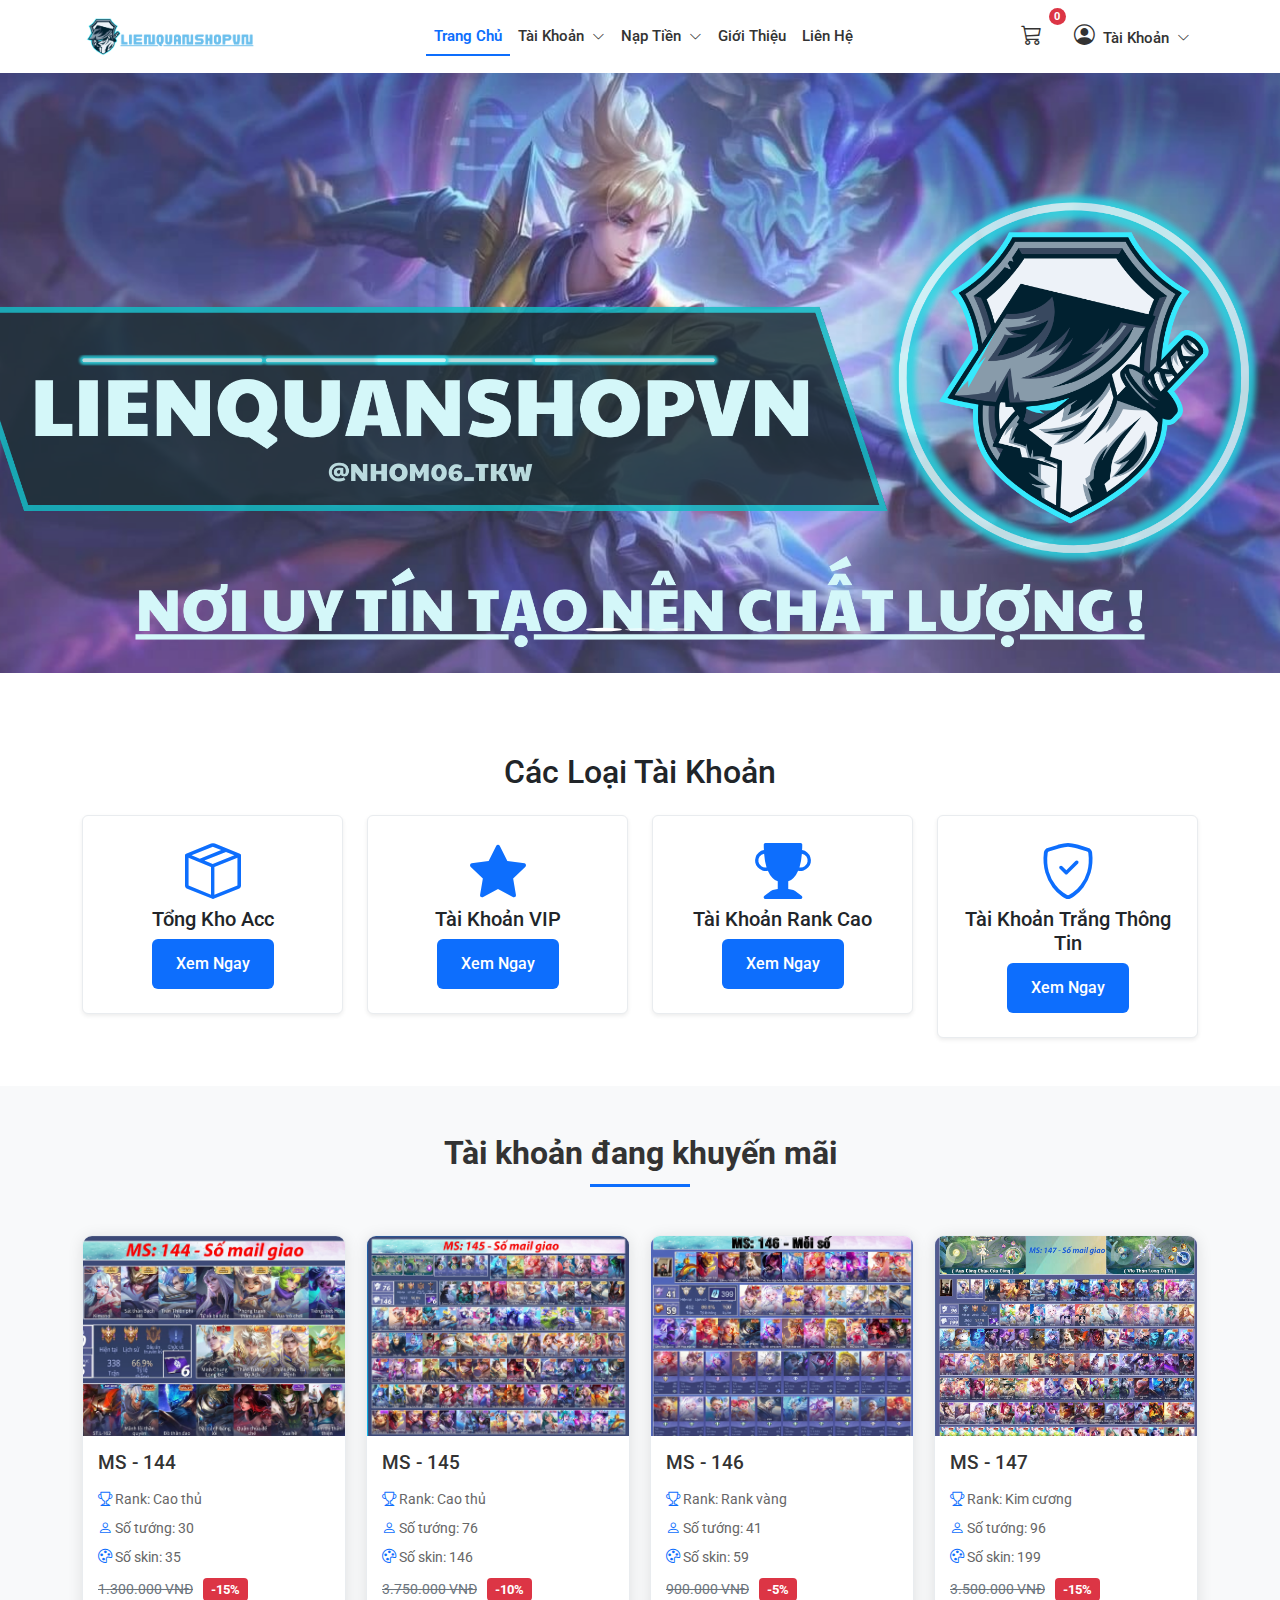
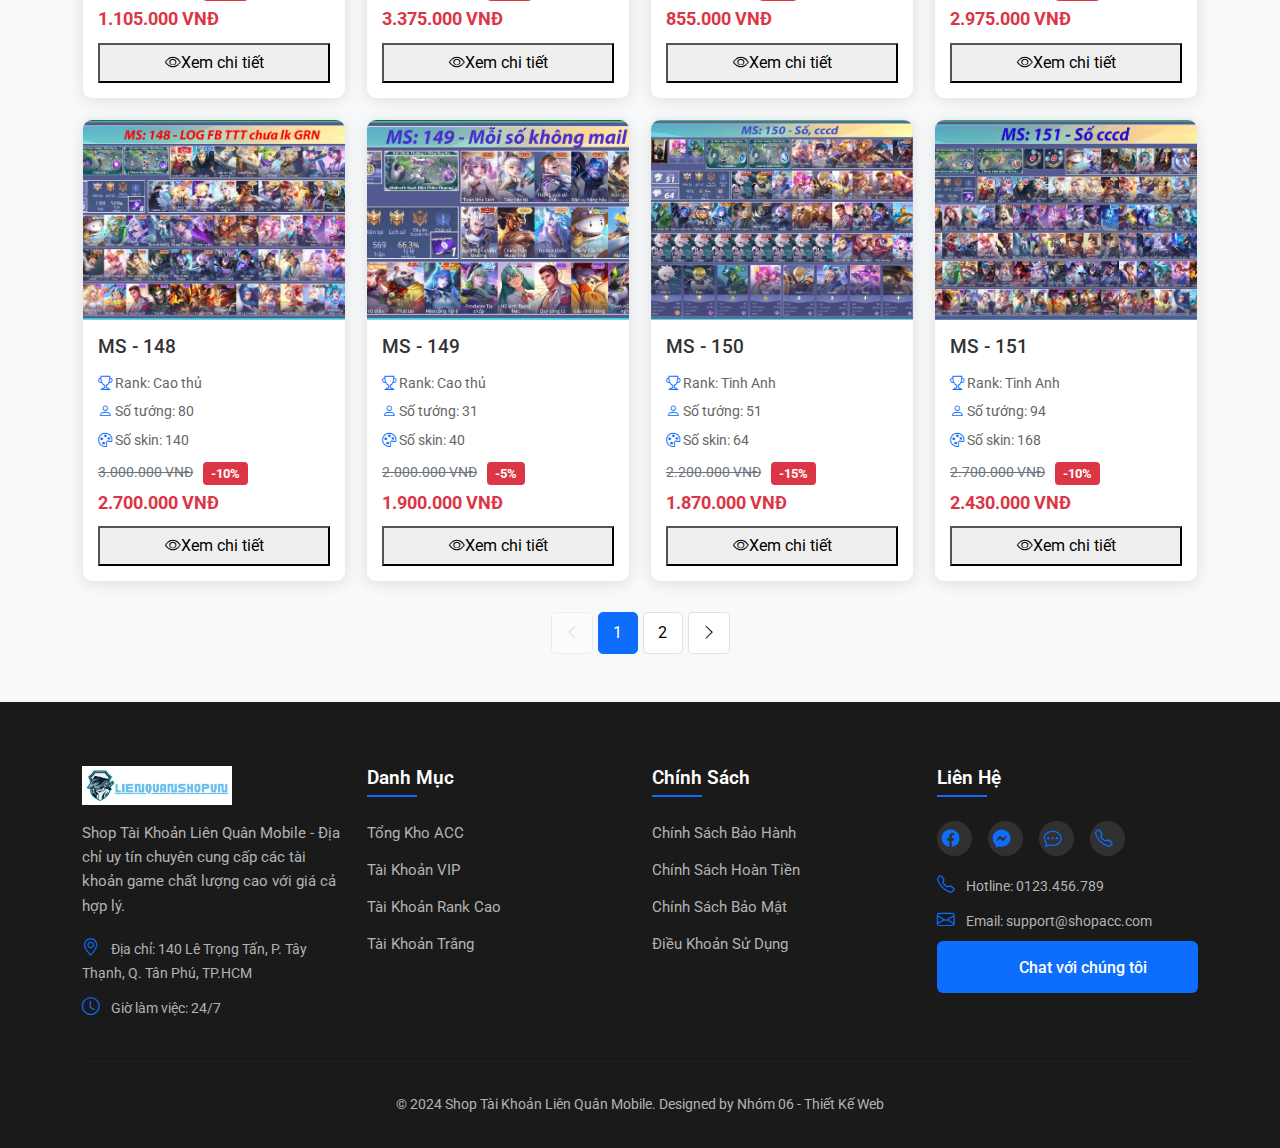
<file: index.html>
<!DOCTYPE html>
<html lang="vi">

<head>
    <meta charset="UTF-8">
    <meta name="viewport" content="width=device-width, initial-scale=1.0">
    <title>Shop Tài Khoản Liên Quân Mobile</title>
    <link rel="icon" id="favicon" href="/assets/images/logo/logo-favicon.png" type="image/png">
    <!-- Bootstrap 5.3.3 CSS -->
    <link href="https://cdn.jsdelivr.net/npm/bootstrap@5.3.3/dist/css/bootstrap.min.css" rel="stylesheet">
    <!-- Bootstrap Icons -->
    <link rel="stylesheet" href="https://cdn.jsdelivr.net/npm/bootstrap-icons@1.11.3/font/bootstrap-icons.min.css">
    <!-- Custom CSS -->
    <link rel="stylesheet" href="/assets/css/style.css">
    <link rel="stylesheet" href="/assets/css/header.css">
    <link rel="stylesheet" href="/assets/css/footer.css">
    <link rel="stylesheet" href="/assets/css/account-list.css">

</head>

<body>
    <!-- Header -->
    <div id="header-container"></div>

    <!-- Slider -->
    <div id="mainSlider" class="carousel slide" data-bs-ride="carousel" data-bs-interval="5000">
        <div class="carousel-indicators">
            <button type="button" data-bs-target="#mainSlider" data-bs-slide-to="0" class="active"></button>
            <button type="button" data-bs-target="#mainSlider" data-bs-slide-to="1"></button>
            <button type="button" data-bs-target="#mainSlider" data-bs-slide-to="2"></button>
        </div>
        <div class="carousel-inner">
            <div class="carousel-item active">
                <img src="/assets/images/banners/banner1.png" class="d-block w-100" alt="Banner 1">
            </div>
            <div class="carousel-item">
                <img src="/assets/images/banners/banner2.png" class="d-block w-100" alt="Banner 2">
            </div>
            <div class="carousel-item">
                <img src="/assets/images/banners/banner3.png" class="d-block w-100" alt="Banner 3">
            </div>
        </div>
        <button class="carousel-control-prev" type="button" data-bs-target="#mainSlider" data-bs-slide="prev">
            <span class="carousel-control-prev-icon"></span>
            <span class="visually-hidden">Trước</span>
        </button>
        <button class="carousel-control-next" type="button" data-bs-target="#mainSlider" data-bs-slide="next">
            <span class="carousel-control-next-icon"></span>
            <span class="visually-hidden">Sau</span>
        </button>
    </div>

    <!-- Danh mục tài khoản -->
    <section class="account-categories py-5">
        <div class="container">
            <h2 class="text-center mb-4">Các Loại Tài Khoản</h2>
            <div class="row g-4">
                <div class="col-md-6 col-lg-3">
                    <div class="category-box text-center p-4 rounded shadow-sm">
                        <i class="bi bi-box-seam display-4 mb-3"></i>
                        <h3>Tổng Kho Acc</h3>
                        <a href="/pages/accounts/list.html" class="btn btn-primary">Xem Ngay</a>
                    </div>
                </div>
                <div class="col-md-6 col-lg-3">
                    <div class="category-box text-center p-4 rounded shadow-sm">
                        <i class="bi bi-star-fill display-4 mb-3"></i>
                        <h3>Tài Khoản VIP</h3>
                        <a href="/pages/accounts/vip.html" class="btn btn-primary">Xem Ngay</a>
                    </div>
                </div>
                <div class="col-md-6 col-lg-3">
                    <div class="category-box text-center p-4 rounded shadow-sm">
                        <i class="bi bi-trophy-fill display-4 mb-3"></i>
                        <h3>Tài Khoản Rank Cao</h3>
                        <a href="/pages/accounts/high-rank.html" class="btn btn-primary">Xem Ngay</a>
                    </div>
                </div>
                <div class="col-md-6 col-lg-3">
                    <div class="category-box text-center p-4 rounded shadow-sm">
                        <i class="bi bi-shield-check display-4 mb-3"></i>
                        <h3>Tài Khoản Trắng Thông Tin</h3>
                        <a href="/pages/accounts/no-info.html" class="btn btn-primary">Xem Ngay</a>
                    </div>
                </div>
            </div>
        </div>
    </section>

    <section class="account-list py-5">
        <div class="container">
            <h2 class="section-title text-center mb-5">Tài khoản đang khuyến mãi</h2>
            <div id="promo-accounts-container"></div>
        </div>
    </section>

    <!-- Footer -->
    <div id="footer-container"></div>

    <!-- Bootstrap 5.3.3 JS Bundle -->
    <script src="https://cdn.jsdelivr.net/npm/bootstrap@5.3.3/dist/js/bootstrap.bundle.min.js"></script>
    <!-- Custom JS -->
    <script type="module" src="/assets/js/load-header-footer.js"></script>
    <script type="module" src="/assets/js/promo-accounts.js"></script>
</body>

</html>
</file>
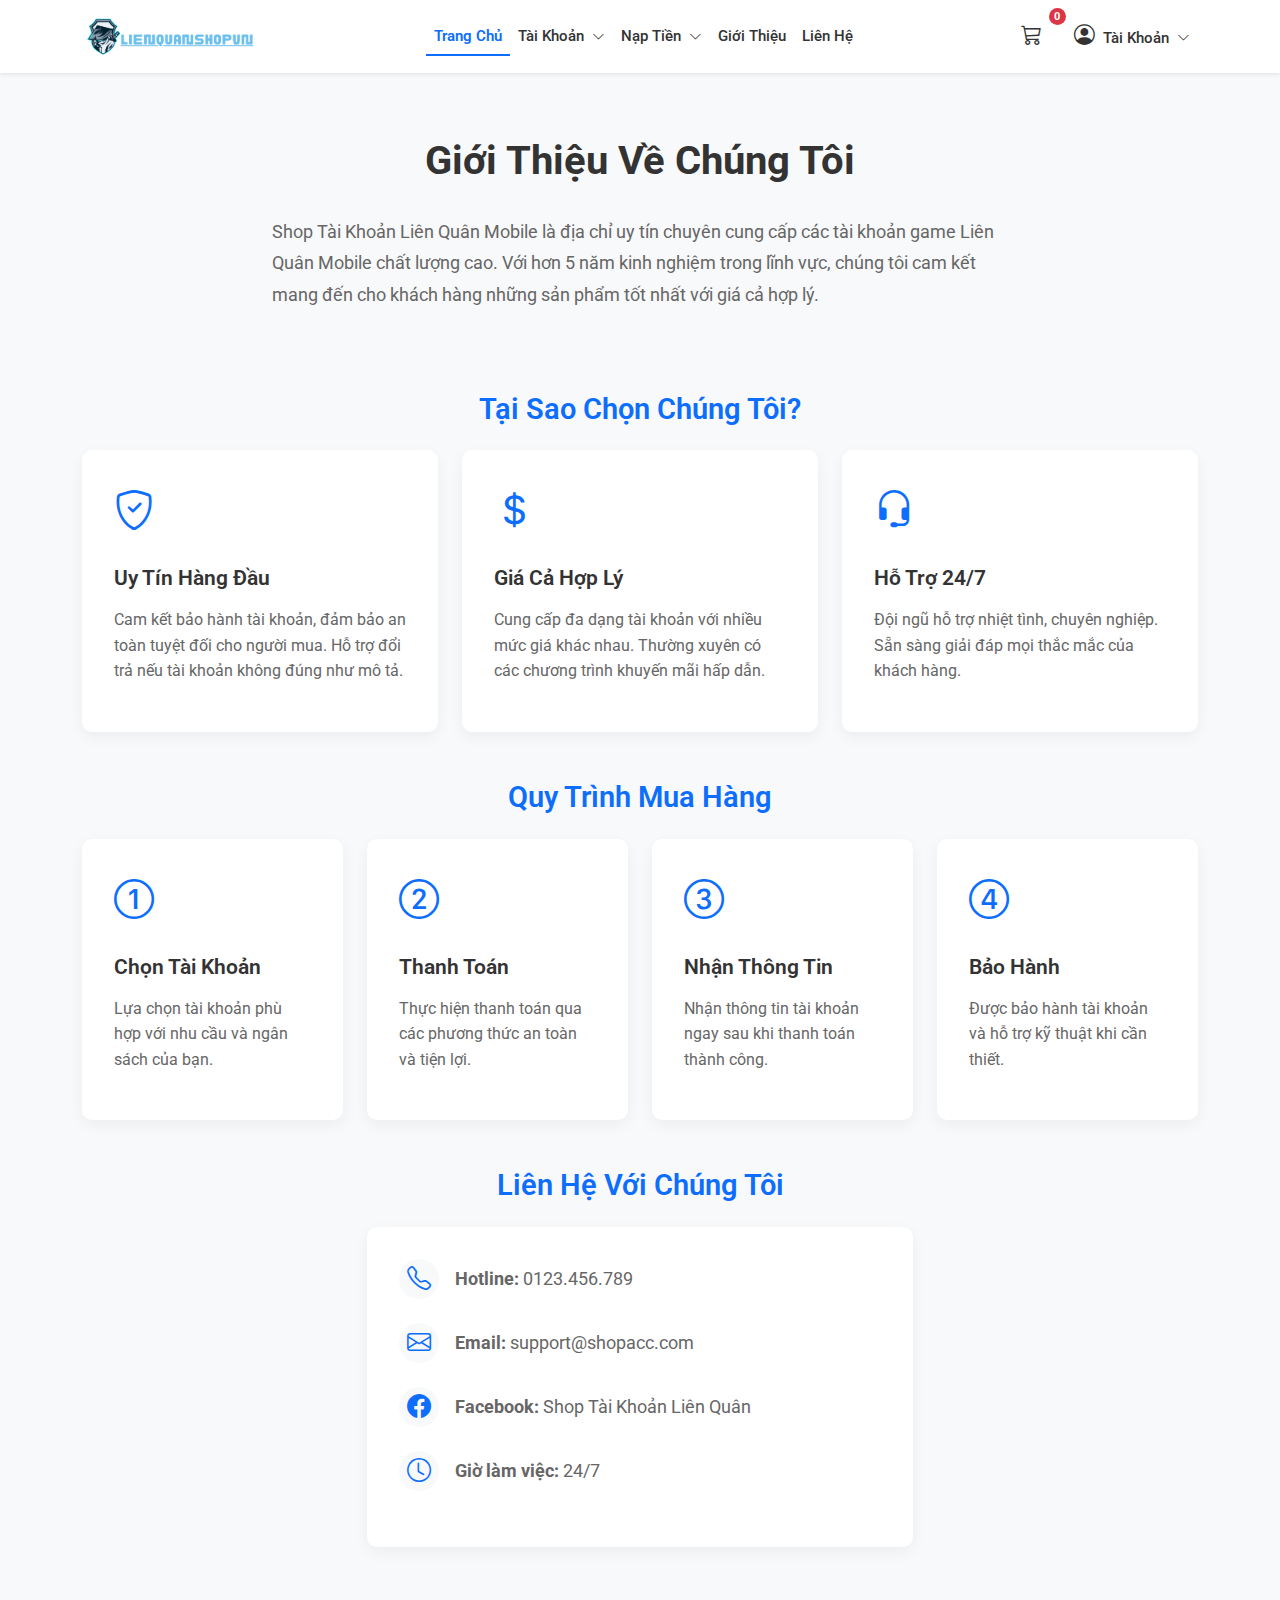
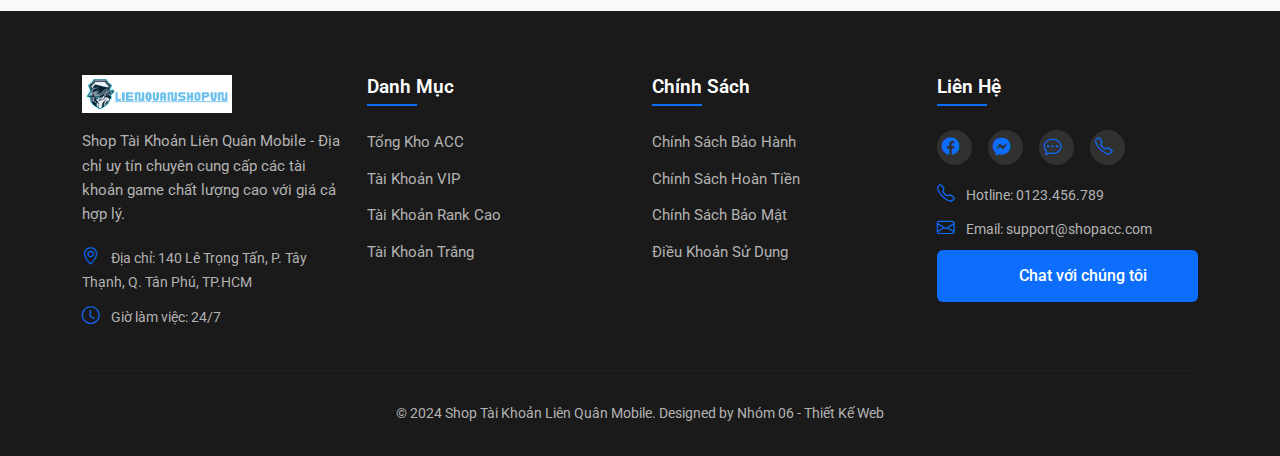
<file: pages/about.html>
<!DOCTYPE html>
<html lang="vi">

<head>
    <meta charset="UTF-8">
    <meta name="viewport" content="width=device-width, initial-scale=1.0">
    <title>Giới Thiệu - Shop Tài Khoản Liên Quân Mobile</title>
    <link rel="icon" id="favicon" href="/assets/images/logo/logo-favicon.png" type="image/png">
    <!-- Bootstrap 5.3.3 CSS -->
    <link href="https://cdn.jsdelivr.net/npm/bootstrap@5.3.3/dist/css/bootstrap.min.css" rel="stylesheet">
    <!-- Bootstrap Icons -->
    <link rel="stylesheet" href="https://cdn.jsdelivr.net/npm/bootstrap-icons@1.11.3/font/bootstrap-icons.min.css">
    <!-- Google Fonts -->
    <link href="https://fonts.googleapis.com/css2?family=Roboto:wght@300;400;500;700&display=swap" rel="stylesheet">
    <!-- Custom CSS -->
    <link rel="stylesheet" href="/assets/css/style.css">
    <link rel="stylesheet" href="/assets/css/header.css">
    <link rel="stylesheet" href="/assets/css/footer.css">
    <link rel="stylesheet" href="/assets/css/about.css">
</head>

<body>
    <!-- Header -->
    <div id="header-container"></div>

    <!-- About Section -->
    <section class="about-section">
        <div class="container">
            <h1 class="about-title">Giới Thiệu Về Chúng Tôi</h1>

            <!-- Giới thiệu chung -->
            <div class="row mb-5">
                <div class="col-lg-8 mx-auto">
                    <p class="about-text">
                        Shop Tài Khoản Liên Quân Mobile là địa chỉ uy tín chuyên cung cấp các tài khoản game Liên Quân
                        Mobile chất lượng cao.
                        Với hơn 5 năm kinh nghiệm trong lĩnh vực, chúng tôi cam kết mang đến cho khách hàng những sản
                        phẩm tốt nhất với giá cả hợp lý.
                    </p>
                </div>
            </div>

            <!-- Các tính năng nổi bật -->
            <h2 class="about-subtitle text-center mb-4">Tại Sao Chọn Chúng Tôi?</h2>
            <div class="row g-4 mb-5">
                <div class="col-md-4">
                    <div class="feature-box">
                        <div class="feature-icon">
                            <i class="bi bi-shield-check"></i>
                        </div>
                        <h3 class="feature-title">Uy Tín Hàng Đầu</h3>
                        <p class="feature-text">
                            Cam kết bảo hành tài khoản, đảm bảo an toàn tuyệt đối cho người mua.
                            Hỗ trợ đổi trả nếu tài khoản không đúng như mô tả.
                        </p>
                    </div>
                </div>
                <div class="col-md-4">
                    <div class="feature-box">
                        <div class="feature-icon">
                            <i class="bi bi-currency-dollar"></i>
                        </div>
                        <h3 class="feature-title">Giá Cả Hợp Lý</h3>
                        <p class="feature-text">
                            Cung cấp đa dạng tài khoản với nhiều mức giá khác nhau.
                            Thường xuyên có các chương trình khuyến mãi hấp dẫn.
                        </p>
                    </div>
                </div>
                <div class="col-md-4">
                    <div class="feature-box">
                        <div class="feature-icon">
                            <i class="bi bi-headset"></i>
                        </div>
                        <h3 class="feature-title">Hỗ Trợ 24/7</h3>
                        <p class="feature-text">
                            Đội ngũ hỗ trợ nhiệt tình, chuyên nghiệp.
                            Sẵn sàng giải đáp mọi thắc mắc của khách hàng.
                        </p>
                    </div>
                </div>
            </div>

            <!-- Quy trình mua hàng -->
            <h2 class="about-subtitle text-center mb-4">Quy Trình Mua Hàng</h2>
            <div class="row g-4 mb-5">
                <div class="col-md-3">
                    <div class="feature-box">
                        <div class="feature-icon">
                            <i class="bi bi-1-circle"></i>
                        </div>
                        <h3 class="feature-title">Chọn Tài Khoản</h3>
                        <p class="feature-text">
                            Lựa chọn tài khoản phù hợp với nhu cầu và ngân sách của bạn.
                        </p>
                    </div>
                </div>
                <div class="col-md-3">
                    <div class="feature-box">
                        <div class="feature-icon">
                            <i class="bi bi-2-circle"></i>
                        </div>
                        <h3 class="feature-title">Thanh Toán</h3>
                        <p class="feature-text">
                            Thực hiện thanh toán qua các phương thức an toàn và tiện lợi.
                        </p>
                    </div>
                </div>
                <div class="col-md-3">
                    <div class="feature-box">
                        <div class="feature-icon">
                            <i class="bi bi-3-circle"></i>
                        </div>
                        <h3 class="feature-title">Nhận Thông Tin</h3>
                        <p class="feature-text">
                            Nhận thông tin tài khoản ngay sau khi thanh toán thành công.
                        </p>
                    </div>
                </div>
                <div class="col-md-3">
                    <div class="feature-box">
                        <div class="feature-icon">
                            <i class="bi bi-4-circle"></i>
                        </div>
                        <h3 class="feature-title">Bảo Hành</h3>
                        <p class="feature-text">
                            Được bảo hành tài khoản và hỗ trợ kỹ thuật khi cần thiết.
                        </p>
                    </div>
                </div>
            </div>

            <!-- Thông tin liên hệ -->
            <h2 class="about-subtitle text-center mb-4">Liên Hệ Với Chúng Tôi</h2>
            <div class="row">
                <div class="col-lg-6 mx-auto">
                    <div class="contact-info">
                        <div class="contact-item">
                            <div class="contact-icon">
                                <i class="bi bi-telephone"></i>
                            </div>
                            <div class="contact-text">
                                <strong>Hotline:</strong> 0123.456.789
                            </div>
                        </div>
                        <div class="contact-item">
                            <div class="contact-icon">
                                <i class="bi bi-envelope"></i>
                            </div>
                            <div class="contact-text">
                                <strong>Email:</strong> support@shopacc.com
                            </div>
                        </div>
                        <div class="contact-item">
                            <div class="contact-icon">
                                <i class="bi bi-facebook"></i>
                            </div>
                            <div class="contact-text">
                                <strong>Facebook:</strong> Shop Tài Khoản Liên Quân
                            </div>
                        </div>
                        <div class="contact-item">
                            <div class="contact-icon">
                                <i class="bi bi-clock"></i>
                            </div>
                            <div class="contact-text">
                                <strong>Giờ làm việc:</strong> 24/7
                            </div>
                        </div>
                    </div>
                </div>
            </div>
        </div>
    </section>

    <!-- Footer -->
    <div id="footer-container"></div>

    <!-- Bootstrap 5.3.3 JS Bundle -->
    <script src="https://cdn.jsdelivr.net/npm/bootstrap@5.3.3/dist/js/bootstrap.bundle.min.js"></script>
    <!-- Custom JS -->
    <script type="module" src="/assets/js/load-header-footer.js"></script>
</body>

</html>
</file>
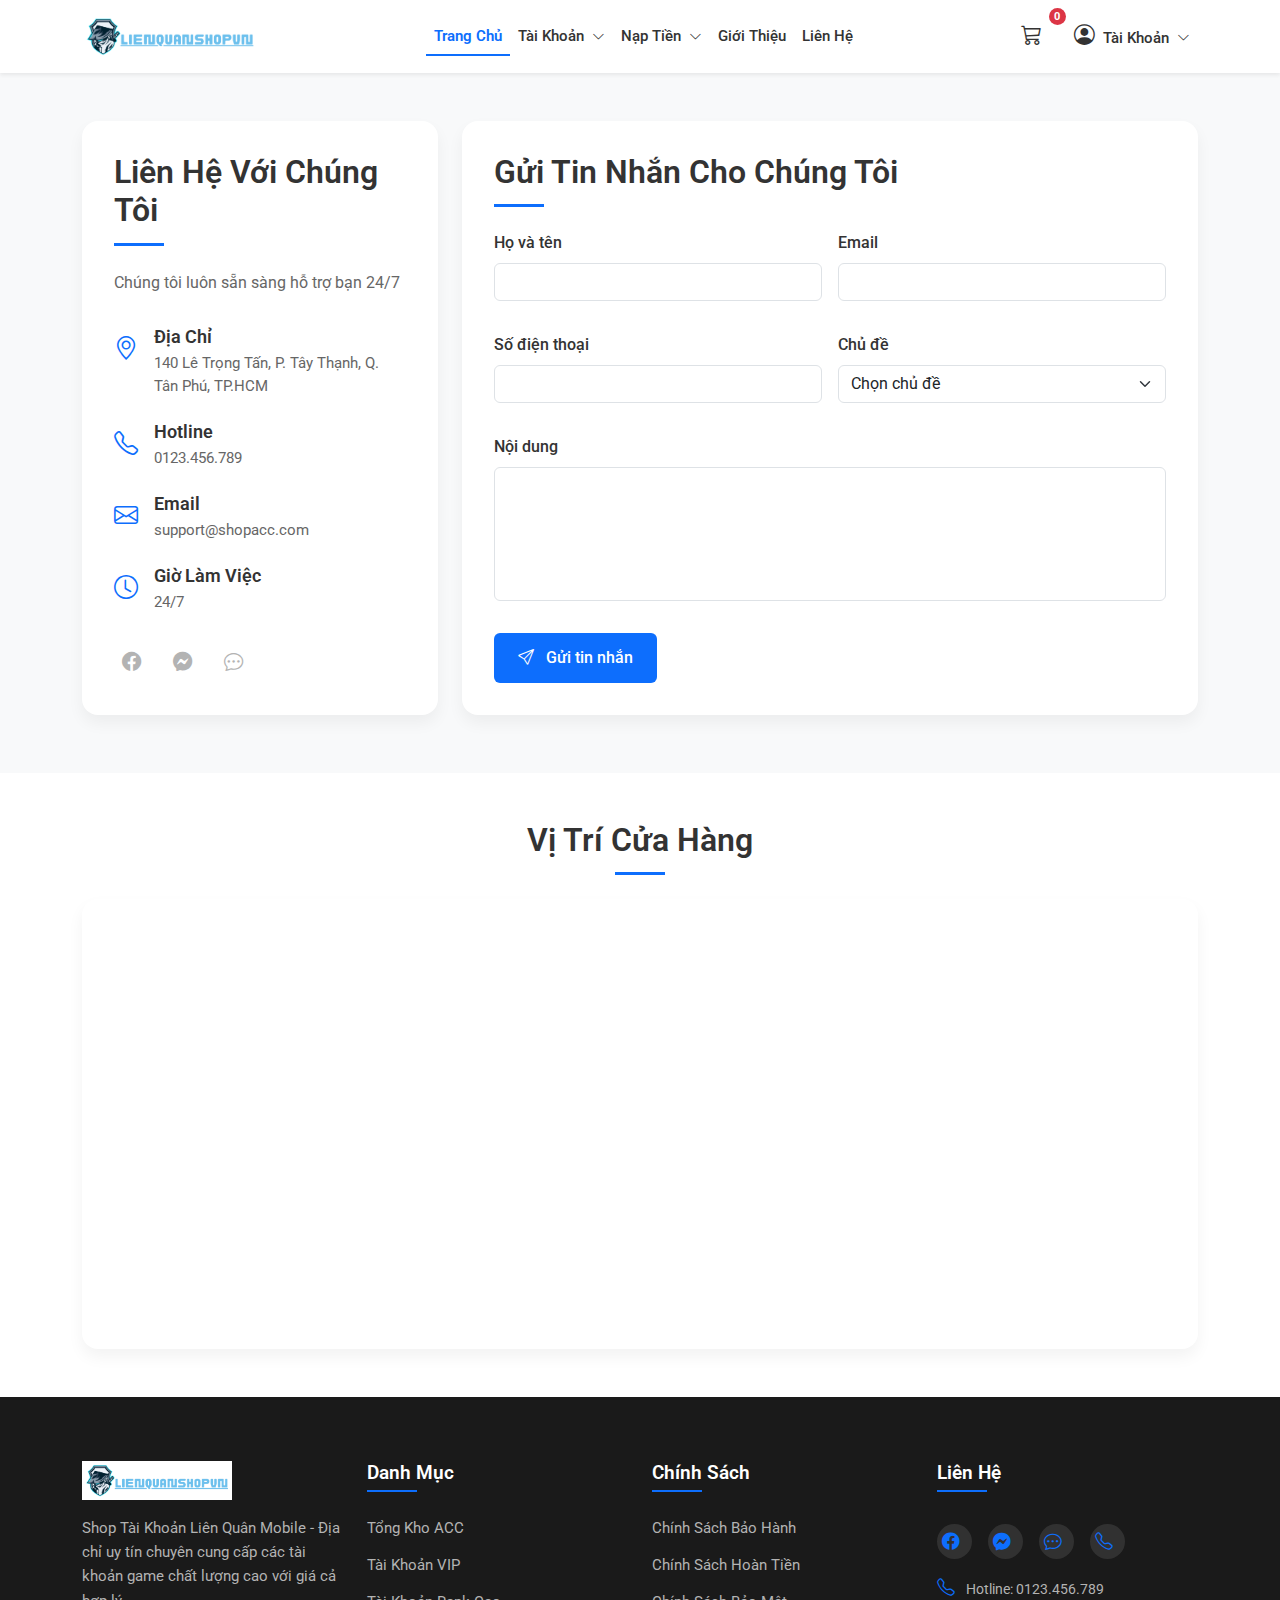
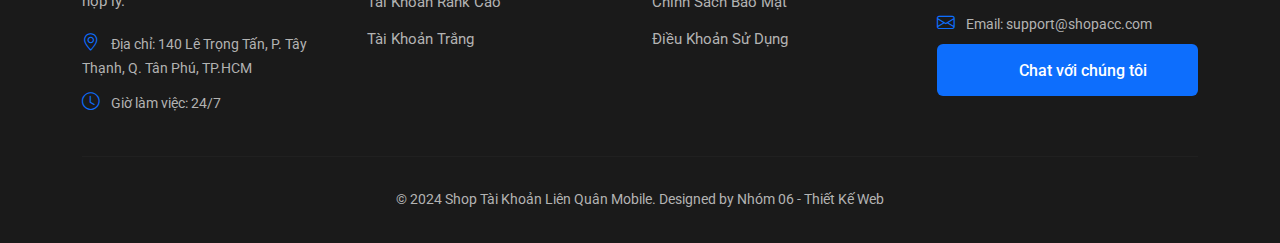
<file: pages/contact.html>
<!DOCTYPE html>
<html lang="vi">

<head>
    <meta charset="UTF-8">
    <meta name="viewport" content="width=device-width, initial-scale=1.0">
    <title>Liên Hệ - Shop Tài Khoản Liên Quân Mobile</title>
    <link rel="icon" id="favicon" href="/assets/images/logo/logo-favicon.png" type="image/png">
    <!-- Bootstrap 5.3.3 CSS -->
    <link href="https://cdn.jsdelivr.net/npm/bootstrap@5.3.3/dist/css/bootstrap.min.css" rel="stylesheet">
    <!-- Bootstrap Icons -->
    <link rel="stylesheet" href="https://cdn.jsdelivr.net/npm/bootstrap-icons@1.11.3/font/bootstrap-icons.min.css">
    <!-- Google Fonts -->
    <link href="https://fonts.googleapis.com/css2?family=Roboto:wght@300;400;500;700&display=swap" rel="stylesheet">
    <!-- Custom CSS -->
    <link rel="stylesheet" href="/assets/css/header.css">
    <link rel="stylesheet" href="/assets/css/footer.css">
    <link rel="stylesheet" href="/assets/css/contact.css">
</head>

<body>
    <!-- Header -->
    <div id="header-container"></div>

    <!-- Contact Section -->
    <section class="contact-section py-5">
        <div class="container">
            <div class="row g-4">
                <!-- Contact Info -->
                <div class="col-lg-4">
                    <div class="contact-info">
                        <h2 class="section-title">Liên Hệ Với Chúng Tôi</h2>
                        <p class="section-description">Chúng tôi luôn sẵn sàng hỗ trợ bạn 24/7</p>

                        <div class="info-item">
                            <i class="bi bi-geo-alt"></i>
                            <div>
                                <h5>Địa Chỉ</h5>
                                <p>140 Lê Trọng Tấn, P. Tây Thạnh, Q. Tân Phú, TP.HCM</p>
                            </div>
                        </div>

                        <div class="info-item">
                            <i class="bi bi-telephone"></i>
                            <div>
                                <h5>Hotline</h5>
                                <p>0123.456.789</p>
                            </div>
                        </div>

                        <div class="info-item">
                            <i class="bi bi-envelope"></i>
                            <div>
                                <h5>Email</h5>
                                <p>support@shopacc.com</p>
                            </div>
                        </div>

                        <div class="info-item">
                            <i class="bi bi-clock"></i>
                            <div>
                                <h5>Giờ Làm Việc</h5>
                                <p>24/7</p>
                            </div>
                        </div>

                        <div class="social-links">
                            <a href="#" class="social-link" title="Facebook"><i class="bi bi-facebook"></i></a>
                            <a href="#" class="social-link" title="Messenger"><i class="bi bi-messenger"></i></a>
                            <a href="#" class="social-link" title="Zalo"><i class="bi bi-chat-dots"></i></a>
                        </div>
                    </div>
                </div>

                <!-- Contact Form -->
                <div class="col-lg-8">
                    <div class="contact-form">
                        <h2 class="section-title">Gửi Tin Nhắn Cho Chúng Tôi</h2>
                        <form id="contactForm">
                            <div class="row g-3">
                                <div class="col-md-6">
                                    <div class="form-group">
                                        <label for="name">Họ và tên</label>
                                        <input type="text" class="form-control" id="name" required>
                                    </div>
                                </div>
                                <div class="col-md-6">
                                    <div class="form-group">
                                        <label for="email">Email</label>
                                        <input type="email" class="form-control" id="email" required>
                                    </div>
                                </div>
                                <div class="col-md-6">
                                    <div class="form-group">
                                        <label for="phone">Số điện thoại</label>
                                        <input type="tel" class="form-control" id="phone" required>
                                    </div>
                                </div>

                                <div class="col-md-6">
                                    <div class="form-group">
                                        <label for="subject">Chủ đề</label>
                                        <select class="form-select" id="subject" required>
                                            <option value="">Chọn chủ đề</option>
                                            <option value="support">Hỗ trợ kỹ thuật</option>
                                            <option value="payment">Thanh toán</option>
                                            <option value="account">Tài khoản</option>
                                            <option value="other">Khác</option>
                                        </select>
                                    </div>
                                </div>
                                <div class="col-12">
                                    <div class="form-group">
                                        <label for="message">Nội dung</label>
                                        <textarea class="form-control" id="message" rows="5" required></textarea>
                                    </div>
                                </div>
                                <div class="col-12">
                                    <button type="submit" class="btn btn-primary">
                                        <i class="bi bi-send"></i> Gửi tin nhắn
                                    </button>
                                </div>
                            </div>
                        </form>
                    </div>
                </div>
            </div>
        </div>
    </section>

    <!-- Map Section -->
    <section class="map-section py-5">
        <div class="container">
            <h2 class="section-title">Vị Trí Cửa Hàng</h2>
            <div class="map-container">
                <iframe
                    src="https://www.google.com/maps/embed?pb=!1m18!1m12!1m3!1d3919.0672790786894!2d106.62608531012755!3d10.806159158601176!2m3!1f0!2f0!3f0!3m2!1i1024!2i768!4f13.1!3m3!1m2!1s0x31752be27d8b4f4d%3A0x92dcba2950430867!2zVHLGsOG7nW5nIMSQ4bqhaSBo4buNYyBDw7RuZyBUaMawxqFuZyBUUC4gSOG7kyBDaMOtIE1pbmggKEhVSVQp!5e0!3m2!1svi!2s!4v1747648735090!5m2!1svi!2s"
                    width="100%" height="450" style="border:0;" allowfullscreen="" loading="lazy"
                    referrerpolicy="no-referrer-when-downgrade">
                </iframe>
            </div>
        </div>
    </section>

    <!-- Footer -->
    <div id="footer-container"></div>

    <!-- Bootstrap 5.3.3 JS Bundle -->
    <script src="https://cdn.jsdelivr.net/npm/bootstrap@5.3.3/dist/js/bootstrap.bundle.min.js"></script>
    <!-- Custom JS -->
    <script type="module" src="/assets/js/load-header-footer.js"></script>
</body>

</html>
</file>
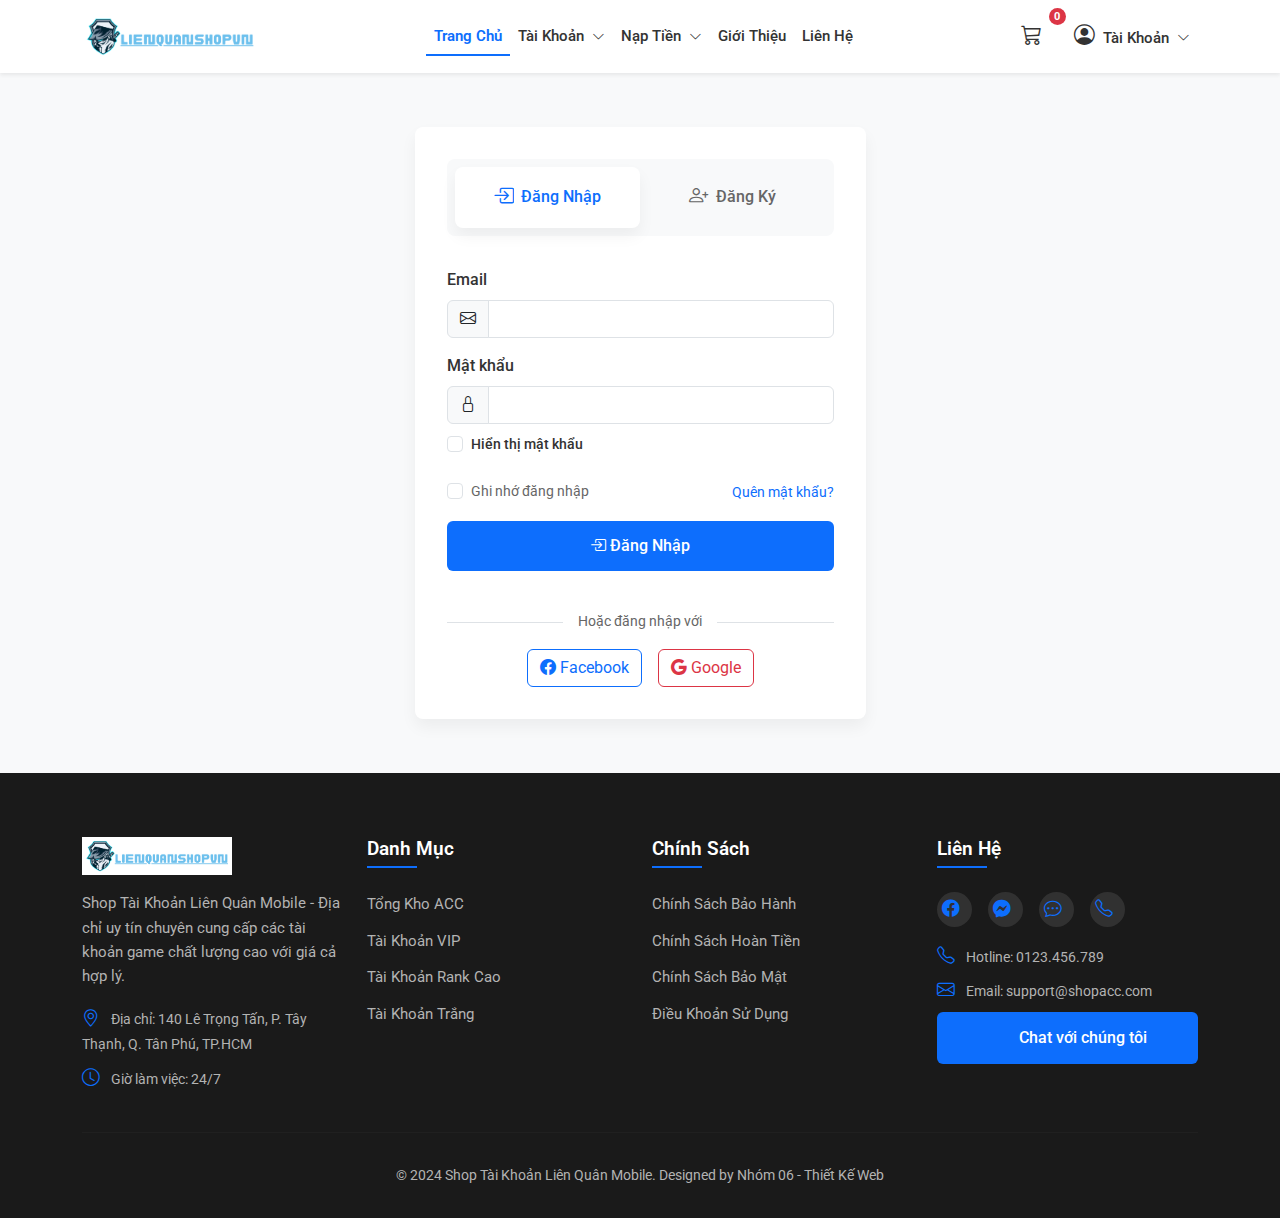
<file: pages/login.html>
<!DOCTYPE html>
<html lang="vi">

<head>
    <meta charset="UTF-8">
    <meta name="viewport" content="width=device-width, initial-scale=1.0">
    <title>Đăng Nhập - Shop Tài Khoản Liên Quân Mobile</title>
    <link rel="icon" id="favicon" href="/assets/images/logo/logo-favicon.png" type="image/png">
    <link href="https://cdn.jsdelivr.net/npm/bootstrap@5.3.3/dist/css/bootstrap.min.css" rel="stylesheet">
    <link rel="stylesheet" href="https://cdn.jsdelivr.net/npm/bootstrap-icons@1.11.3/font/bootstrap-icons.min.css">
    <link href="https://fonts.googleapis.com/css2?family=Roboto:wght@300;400;500;700&display=swap" rel="stylesheet">
    <link rel="stylesheet" href="/assets/css/header.css">
    <link rel="stylesheet" href="/assets/css/footer.css">
    <link rel="stylesheet" href="/assets/css/login.css">
</head>

<body>
    <div id="header-container"></div>

    <section class="login-section py-5">
        <div class="container">
            <div class="row justify-content-center">
                <div class="col-md-6 col-lg-5">
                    <div class="login-container">
                        <div class="tab-header">
                            <div class="tab-buttons">
                                <button class="tab-btn active" data-tab="login">
                                    <i class="bi bi-box-arrow-in-right"></i>
                                    <span>Đăng Nhập</span>
                                </button>
                                <button class="tab-btn" data-tab="register">
                                    <i class="bi bi-person-plus"></i>
                                    <span>Đăng Ký</span>
                                </button>
                            </div>
                        </div>

                        <div class="tab-content">
                            <!-- Login Form -->
                            <div class="tab-pane active" id="login">
                                <form id="loginForm">
                                    <div class="form-group mb-3">
                                        <label for="loginEmail">Email</label>
                                        <div class="input-group">
                                            <span class="input-group-text"><i class="bi bi-envelope"></i></span>
                                            <input type="email" class="form-control" id="loginEmail" required>
                                        </div>
                                    </div>
                                    <div class="form-group mb-3">
                                        <label for="loginPassword">Mật khẩu</label>
                                        <div class="input-group">
                                            <span class="input-group-text"><i class="bi bi-lock"></i></span>
                                            <input type="password" class="form-control" id="loginPassword" required>
                                        </div>
                                        <div class="form-check mt-2">
                                            <input type="checkbox" class="form-check-input"
                                                onclick="togglePassword('loginPassword')">
                                            <label class="form-check-label">Hiển thị mật khẩu</label>
                                        </div>
                                    </div>
                                    <div class="d-flex justify-content-between align-items-center mb-3">
                                        <div class="form-check">
                                            <input type="checkbox" class="form-check-input" id="rememberMe">
                                            <label class="form-check-label" for="rememberMe">Ghi nhớ đăng nhập</label>
                                        </div>
                                        <a href="#" class="forgot-password">Quên mật khẩu?</a>
                                    </div>
                                    <button type="submit" class="btn btn-primary w-100 mb-3">
                                        <i class="bi bi-box-arrow-in-right"></i> Đăng Nhập
                                    </button>
                                    <div class="social-login">
                                        <p class="text-center mb-3">Hoặc đăng nhập với</p>
                                        <div class="d-flex gap-3 justify-content-center">
                                            <button type="button" class="btn btn-outline-primary">
                                                <i class="bi bi-facebook"></i> Facebook
                                            </button>
                                            <button type="button" class="btn btn-outline-danger">
                                                <i class="bi bi-google"></i> Google
                                            </button>
                                        </div>
                                    </div>
                                </form>
                            </div>

                            <!-- Register Form -->
                            <div class="tab-pane" id="register">
                                <form id="registerForm">
                                    <div class="form-group mb-3">
                                        <label for="registerName">Họ và tên</label>
                                        <div class="input-group">
                                            <span class="input-group-text"><i class="bi bi-person"></i></span>
                                            <input type="text" class="form-control" id="registerName" required>
                                        </div>
                                    </div>
                                    <div class="form-group mb-3">
                                        <label for="registerEmail">Email</label>
                                        <div class="input-group">
                                            <span class="input-group-text"><i class="bi bi-envelope"></i></span>
                                            <input type="email" class="form-control" id="registerEmail" required>
                                        </div>
                                    </div>
                                    <div class="form-group mb-3">
                                        <label for="registerPhone">Số điện thoại</label>
                                        <div class="input-group">
                                            <span class="input-group-text"><i class="bi bi-phone"></i></span>
                                            <input type="tel" class="form-control" id="registerPhone" required>
                                        </div>
                                    </div>
                                    <div class="form-group mb-3">
                                        <label for="registerPassword">Mật khẩu</label>
                                        <div class="input-group">
                                            <span class="input-group-text"><i class="bi bi-lock"></i></span>
                                            <input type="password" class="form-control" id="registerPassword" required>
                                        </div>
                                        <div class="form-check mt-2">
                                            <input type="checkbox" class="form-check-input"
                                                onclick="togglePassword('registerPassword')">
                                            <label class="form-check-label">Hiển thị mật khẩu</label>
                                        </div>
                                    </div>
                                    <div class="form-group mb-3">
                                        <label for="confirmPassword">Xác nhận mật khẩu</label>
                                        <div class="input-group">
                                            <span class="input-group-text"><i class="bi bi-lock"></i></span>
                                            <input type="password" class="form-control" id="confirmPassword" required>
                                        </div>
                                        <div class="form-check mt-2">
                                            <input type="checkbox" class="form-check-input"
                                                onclick="togglePassword('confirmPassword')">
                                            <label class="form-check-label">Hiển thị mật khẩu</label>
                                        </div>
                                    </div>
                                    <div class="form-check mb-3">
                                        <input type="checkbox" class="form-check-input" id="agreeTerms" required>
                                        <label class="form-check-label" for="agreeTerms">
                                            Tôi đồng ý với <a href="#">điều khoản</a> và <a href="#">chính sách bảo
                                                mật</a>
                                        </label>
                                    </div>
                                    <button type="submit" class="btn btn-primary w-100">
                                        <i class="bi bi-person-plus"></i> Đăng Ký
                                    </button>
                                </form>
                            </div>
                        </div>
                    </div>
                </div>
            </div>
        </div>
    </section>

    <div id="footer-container"></div>

    <script src="https://cdn.jsdelivr.net/npm/bootstrap@5.3.3/dist/js/bootstrap.bundle.min.js"></script>
    <script type="module" src="/assets/js/load-header-footer.js"></script>
    <script src="/assets/js/login.js"></script>
    <script>
        function togglePassword(inputId) {
            const input = document.getElementById(inputId);
            input.type = input.type === 'password' ? 'text' : 'password';
        }
    </script>
</body>

</html>
</file>
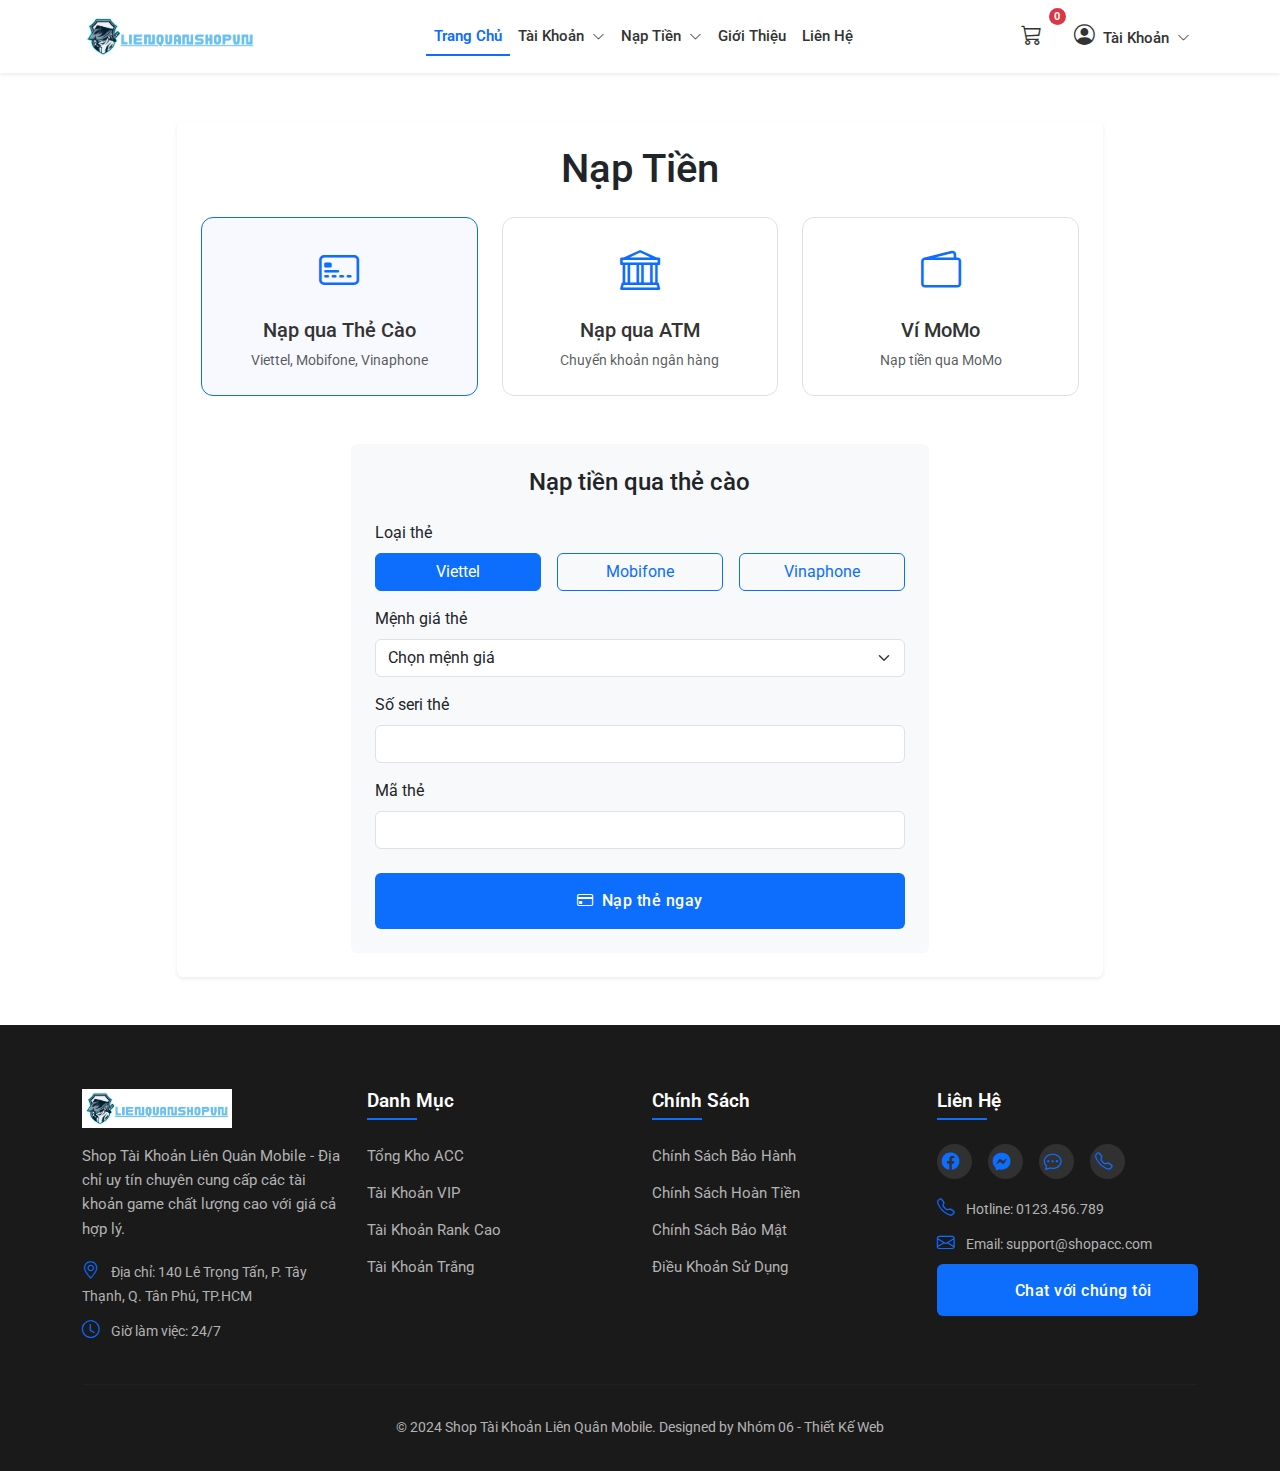
<file: pages/nap-tien.html>
<!DOCTYPE html>
<html lang="vi">

<head>
    <meta charset="UTF-8">
    <meta name="viewport" content="width=device-width, initial-scale=1.0">
    <title>Nạp Tiền - Shop Tài Khoản Liên Quân Mobile</title>
    <link rel="icon" id="favicon" href="/assets/images/logo/logo-favicon.png" type="image/png">
    <!-- Bootstrap 5.3.3 CSS -->
    <link href="https://cdn.jsdelivr.net/npm/bootstrap@5.3.3/dist/css/bootstrap.min.css" rel="stylesheet">
    <!-- Bootstrap Icons -->
    <link rel="stylesheet" href="https://cdn.jsdelivr.net/npm/bootstrap-icons@1.11.3/font/bootstrap-icons.min.css">
    <!-- Google Fonts -->
    <link href="https://fonts.googleapis.com/css2?family=Roboto:wght@300;400;500;700&display=swap" rel="stylesheet">
    <!-- Custom CSS -->
    <link rel="stylesheet" href="/assets/css/style.css">
    <link rel="stylesheet" href="/assets/css/header.css">
    <link rel="stylesheet" href="/assets/css/footer.css">
    <link rel="stylesheet" href="/assets/css/nap-tien.css">
</head>

<body>
    <!-- Header -->
    <div id="header-container"></div>

    <!-- Main Content -->
    <section class="py-5">
        <div class="container">
            <div class="row justify-content-center">
                <div class="col-lg-10">
                    <div class="card shadow-sm border-0">
                        <div class="card-body p-4">
                            <h1 class="text-center mb-4">Nạp Tiền</h1>

                            <!-- Phương thức nạp tiền -->
                            <div class="row g-4 mb-5">
                                <div class="col-md-4">
                                    <div class="method-card h-100 active" id="card" onclick="showPaymentForm('card')">
                                        <div class="text-center mb-3">
                                            <i class="bi bi-credit-card-2-front fs-1 text-primary"></i>
                                        </div>
                                        <h3 class="h5 text-center mb-2">Nạp qua Thẻ Cào</h3>
                                        <p class="text-muted text-center mb-0">Viettel, Mobifone, Vinaphone</p>
                                    </div>
                                </div>
                                <div class="col-md-4">
                                    <div class="method-card h-100" id="atm" onclick="showPaymentForm('atm')">
                                        <div class="text-center mb-3">
                                            <i class="bi bi-bank fs-1 text-primary"></i>
                                        </div>
                                        <h3 class="h5 text-center mb-2">Nạp qua ATM</h3>
                                        <p class="text-muted text-center mb-0">Chuyển khoản ngân hàng</p>
                                    </div>
                                </div>
                                <div class="col-md-4">
                                    <div class="method-card h-100" id="momo" onclick="showPaymentForm('momo')">
                                        <div class="text-center mb-3">
                                            <i class="bi bi-wallet2 fs-1 text-primary"></i>
                                        </div>
                                        <h3 class="h5 text-center mb-2">Ví MoMo</h3>
                                        <p class="text-muted text-center mb-0">Nạp tiền qua MoMo</p>
                                    </div>
                                </div>
                            </div>

                            <!-- Form nạp thẻ cào -->
                            <div class="payment-form" id="card-form">
                                <div class="row justify-content-center">
                                    <div class="col-lg-8">
                                        <div class="card border-0 bg-light">
                                            <div class="card-body p-4">
                                                <h2 class="h4 text-center mb-4">Nạp tiền qua thẻ cào</h2>
                                                <form id="cardForm">
                                                    <div class="mb-3">
                                                        <label class="form-label">Loại thẻ</label>
                                                        <div class="row g-3">
                                                            <div class="col-4">
                                                                <div class="card-option">
                                                                    <input type="radio" class="btn-check"
                                                                        name="cardType" id="viettel" value="viettel"
                                                                        checked>
                                                                    <label
                                                                        class="btn btn-outline-primary w-100 d-flex align-items-center justify-content-center"
                                                                        for="viettel">
                                                                        <p class="text-center mb-0">Viettel</p>
                                                                    </label>
                                                                </div>
                                                            </div>
                                                            <div class="col-4">
                                                                <div class="card-option">
                                                                    <input type="radio" class="btn-check"
                                                                        name="cardType" id="mobifone" value="mobifone">
                                                                    <label
                                                                        class="btn btn-outline-primary w-100 d-flex align-items-center justify-content-center"
                                                                        for="mobifone">
                                                                        <p class="text-center mb-0">Mobifone</p>
                                                                    </label>
                                                                </div>
                                                            </div>
                                                            <div class="col-4">
                                                                <div class="card-option">
                                                                    <input type="radio" class="btn-check"
                                                                        name="cardType" id="vinaphone"
                                                                        value="vinaphone">
                                                                    <label
                                                                        class="btn btn-outline-primary w-100 d-flex align-items-center justify-content-center"
                                                                        for="vinaphone">
                                                                        <p class="text-center mb-0">Vinaphone</p>
                                                                    </label>
                                                                </div>
                                                            </div>
                                                        </div>
                                                    </div>
                                                    <div class="mb-3">
                                                        <label for="cardAmount" class="form-label">Mệnh giá thẻ</label>
                                                        <select class="form-select" id="cardAmount" name="cardAmount"
                                                            required>
                                                            <option value="">Chọn mệnh giá</option>
                                                            <option value="10000">10,000 VNĐ</option>
                                                            <option value="20000">20,000 VNĐ</option>
                                                            <option value="50000">50,000 VNĐ</option>
                                                            <option value="100000">100,000 VNĐ</option>
                                                            <option value="200000">200,000 VNĐ</option>
                                                            <option value="500000">500,000 VNĐ</option>
                                                        </select>
                                                    </div>
                                                    <div class="mb-3">
                                                        <label for="cardSerial" class="form-label">Số seri thẻ</label>
                                                        <input type="text" class="form-control" id="cardSerial"
                                                            name="cardSerial" required>
                                                    </div>
                                                    <div class="mb-4">
                                                        <label for="cardPin" class="form-label">Mã thẻ</label>
                                                        <input type="text" class="form-control" id="cardPin"
                                                            name="cardPin" required>
                                                    </div>
                                                    <button type="submit" class="btn btn-primary w-100 py-3">
                                                        <i class="bi bi-credit-card me-2"></i>Nạp thẻ ngay
                                                    </button>
                                                </form>
                                            </div>
                                        </div>
                                    </div>
                                </div>
                            </div>

                            <!-- Form nạp ATM -->
                            <div class="payment-form d-none" id="atm-form">
                                <div class="row justify-content-center">
                                    <div class="col-lg-8">
                                        <div class="card border-0 bg-light">
                                            <div class="card-body p-4">
                                                <h2 class="h4 text-center mb-4">Chuyển khoản ngân hàng</h2>
                                                <div class="bank-info mb-4">
                                                    <div class="d-flex align-items-center mb-3">
                                                        <img src="/assets/images/logo/logo-vcb.jpg" alt="Vietcombank"
                                                            class="bank-logo me-3">
                                                        <div>
                                                            <h5 class="mb-1">Ngân hàng Vietcombank</h5>
                                                            <p class="mb-1">Số tài khoản: <strong>1234567890</strong>
                                                            </p>
                                                            <p class="mb-1">Chủ tài khoản: <strong>SHOP TÀI KHOẢN LIÊN
                                                                    QUÂN</strong>
                                                            </p>
                                                            <p class="mb-0">Chi nhánh: <strong>Trường Đại Học Công
                                                                    Thương TP.HCM</strong></p>
                                                        </div>
                                                    </div>
                                                </div>
                                                <form id="atmForm">
                                                    <div class="mb-4">
                                                        <label for="atmAmount" class="form-label">Số tiền chuyển
                                                            khoản</label>
                                                        <div class="input-group">
                                                            <input type="number" class="form-control" id="atmAmount"
                                                                name="atmAmount" min="10000" step="10000" required>
                                                            <span class="input-group-text">VNĐ</span>
                                                        </div>
                                                    </div>
                                                    <button type="submit" class="btn btn-primary w-100 py-3">
                                                        <i class="bi bi-bank me-2"></i>Xác nhận chuyển khoản
                                                    </button>
                                                </form>
                                            </div>
                                        </div>
                                    </div>
                                </div>
                            </div>

                            <!-- Form nạp ví điện tử MoMo -->
                            <div class="payment-form d-none" id="momo-form">
                                <div class="row justify-content-center">
                                    <div class="col-lg-8">
                                        <div class="card border-0 bg-light">
                                            <div class="card-body p-4">
                                                <h2 class="h4 text-center mb-4">Nạp tiền qua MoMo</h2>
                                                <div class="text-center mb-4">
                                                    <img src="/assets/images/icons/momo-icon.png" alt="MoMo"
                                                        class="wallet-logo mb-3">
                                                    <p class="text-muted">Quét mã QR hoặc chuyển khoản qua số điện thoại
                                                        MoMo</p>
                                                </div>
                                                <form id="momoForm">
                                                    <div class="mb-3">
                                                        <label for="momoAmount" class="form-label">Số tiền nạp</label>
                                                        <div class="input-group">
                                                            <input type="number" class="form-control" id="momoAmount"
                                                                name="momoAmount" min="10000" step="10000" required>
                                                            <span class="input-group-text">VNĐ</span>
                                                        </div>
                                                    </div>
                                                    <div class="mb-4">
                                                        <label for="momoPhone" class="form-label">Số điện thoại
                                                            MoMo</label>
                                                        <input type="tel" class="form-control" id="momoPhone"
                                                            name="momoPhone" value="0123456789" readonly>
                                                    </div>
                                                    <button type="submit" class="btn btn-primary w-100 py-3">
                                                        <i class="bi bi-wallet2 me-2"></i>Tạo lệnh nạp tiền
                                                    </button>
                                                </form>
                                            </div>
                                        </div>
                                    </div>
                                </div>
                            </div>
                        </div>
                    </div>
                </div>
            </div>
        </div>
    </section>

    <!-- Footer -->
    <div id="footer-container"></div>

    <!-- Bootstrap 5.3.3 JS Bundle -->
    <script src="https://cdn.jsdelivr.net/npm/bootstrap@5.3.3/dist/js/bootstrap.bundle.min.js"></script>
    <!-- Custom JS -->
    <script type="module" src="/assets/js/load-header-footer.js"></script>
    <script src="/assets/js/nap-tien.js"></script>
</body>

</html>
</file>
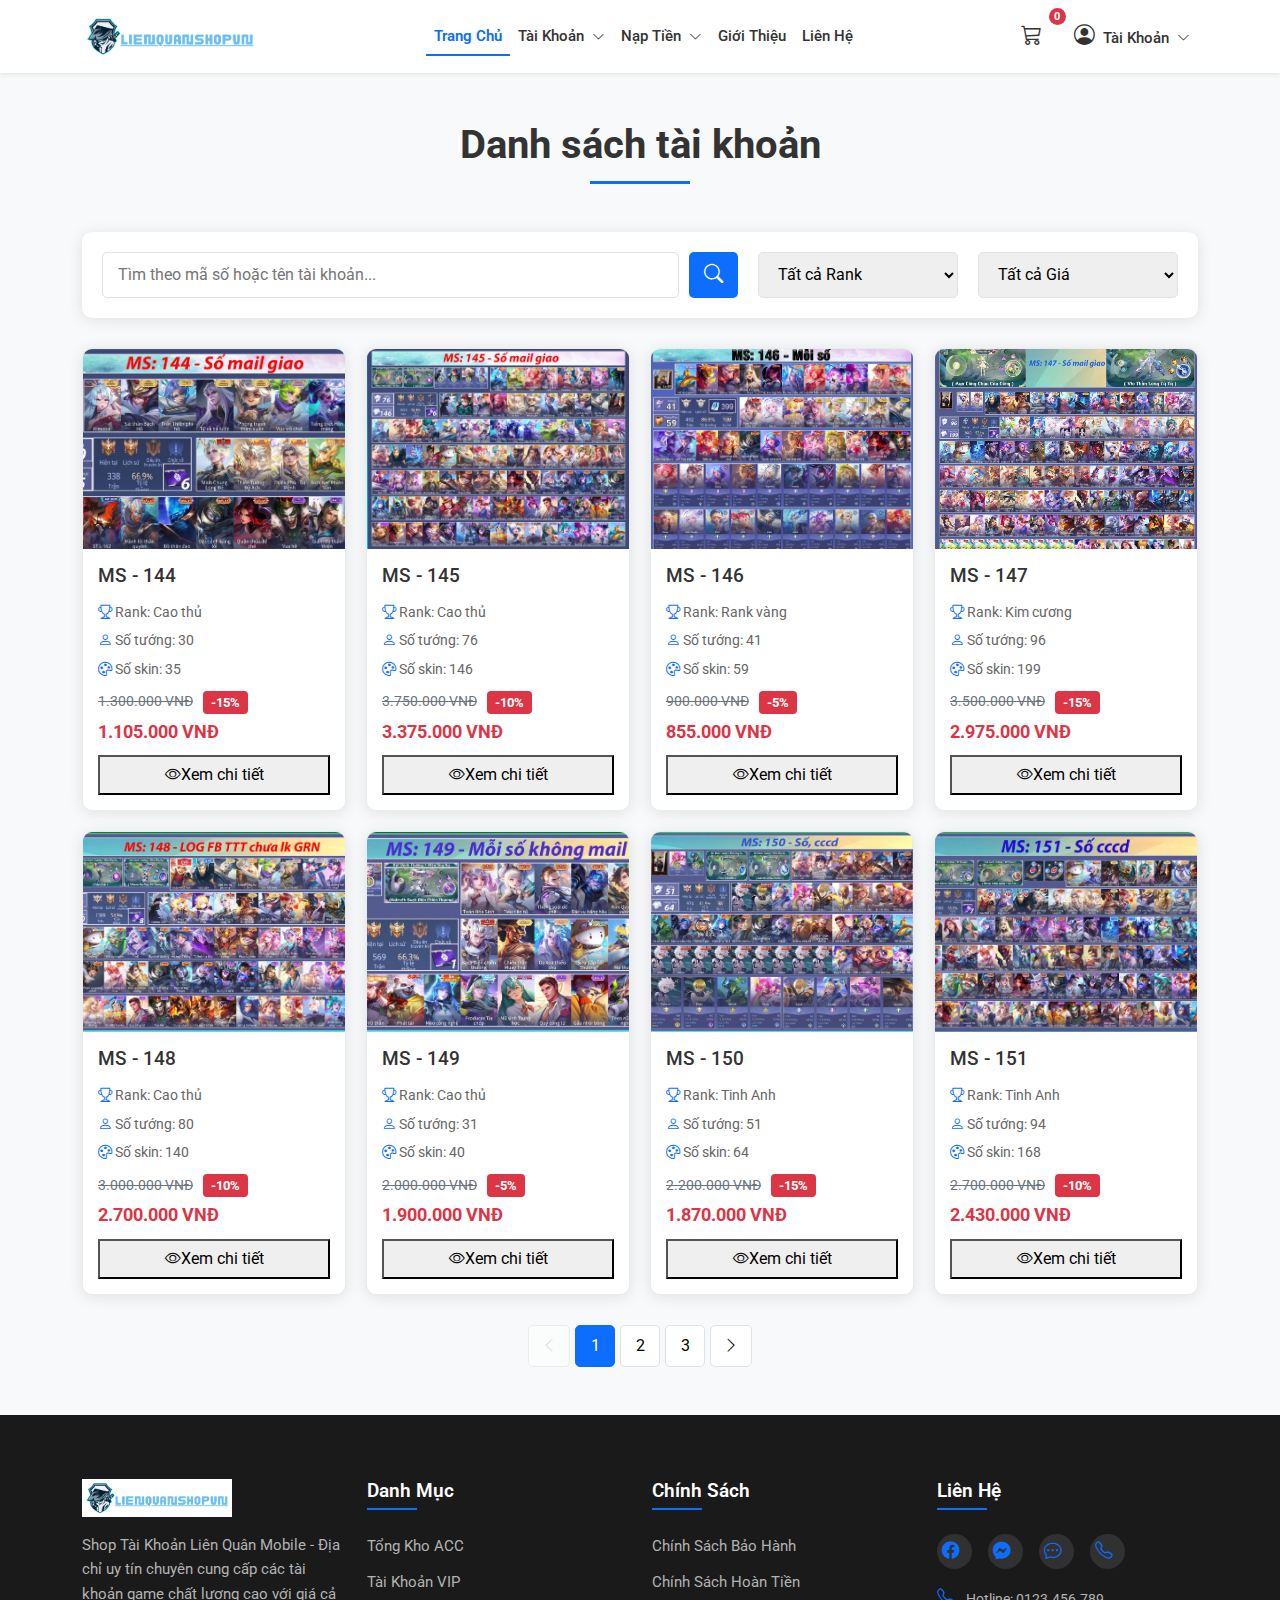
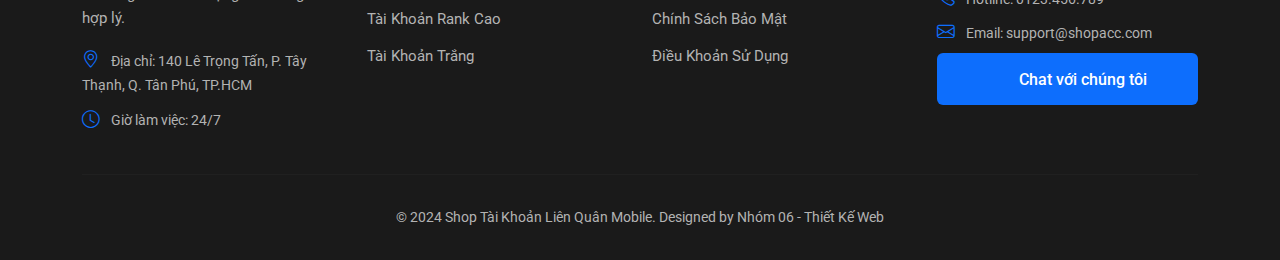
<file: pages/accounts/detail.html>
<!DOCTYPE html>
<html lang="vi">

<head>
    <meta charset="UTF-8">
    <meta name="viewport" content="width=device-width, initial-scale=1.0">
    <title>Chi tiết tài khoản - Shop Tài Khoản Liên Quân Mobile</title>
    <link rel="icon" id="favicon" href="/assets/images/logo/logo-favicon.png" type="image/png">
    <!-- Bootstrap 5.3.3 CSS -->
    <link href="https://cdn.jsdelivr.net/npm/bootstrap@5.3.3/dist/css/bootstrap.min.css" rel="stylesheet">
    <!-- Bootstrap Icons -->
    <link rel="stylesheet" href="https://cdn.jsdelivr.net/npm/bootstrap-icons@1.11.3/font/bootstrap-icons.min.css">
    <!-- Custom CSS -->
    <link rel="stylesheet" href="/assets/css/style.css">
    <link rel="stylesheet" href="/assets/css/header.css">
    <link rel="stylesheet" href="/assets/css/footer.css">
    <link rel="stylesheet" href="/assets/css/account-detail.css">
</head>

<body>
    <!-- Header -->
    <div id="header-container"></div>

    <!-- Chi tiết tài khoản -->
    <section class="account-detail py-5">
        <div class="container">
            <div class="row">
                <!-- Phần ảnh -->
                <div class="col-lg-6 mb-4">
                    <div class="account-images">
                        <div class="main-image">
                            <img id="mainImage" src="" alt="Ảnh tài khoản" class="img-fluid rounded">
                        </div>
                        <div class="thumbnail-images mt-3" id="thumbnailImages">
                            <!-- Thumbnails sẽ được thêm bằng JavaScript -->
                        </div>
                    </div>
                </div>

                <!-- Phần thông tin -->
                <div class="col-lg-6">
                    <div class="account-info">
                        <h1 id="accountName" class="mb-3"></h1>

                        <!-- Giá và giảm giá -->
                        <div class="price-section mb-4">
                            <div class="d-flex align-items-center">
                                <span id="accountPrice" class="price"></span>
                                <span id="originalPrice" class="original-price ms-2"></span>
                                <span id="discountBadge" class="discount-badge ms-2"></span>
                            </div>
                        </div>

                        <!-- Thông tin cơ bản -->
                        <div class="basic-info mb-4">
                            <h3 class="section-title">Thông tin cơ bản</h3>
                            <div class="info-grid">
                                <div class="info-item">
                                    <i class="bi bi-trophy"></i>
                                    <span>Rank:</span>
                                    <strong id="accountRank"></strong>
                                </div>
                                <div class="info-item">
                                    <i class="bi bi-person"></i>
                                    <span>Số tướng:</span>
                                    <strong id="accountHeroes"></strong>
                                </div>
                                <div class="info-item">
                                    <i class="bi bi-star"></i>
                                    <span>Số skin:</span>
                                    <strong id="accountSkins"></strong>
                                </div>
                            </div>
                        </div>

                        <!-- Thông tin chi tiết -->
                        <div class="detailed-info mb-4">
                            <h3 class="section-title">Thông tin chi tiết</h3>
                            <ul id="accountDetails" class="info-list">
                                <!-- Thông tin chi tiết sẽ được thêm bằng JavaScript -->
                            </ul>
                        </div>

                        <!-- Nút mua hàng -->
                        <div class="action-buttons">
                            <button class="btn btn-primary btn-lg w-100 mb-3">
                                <i class="bi bi-cart-plus"></i> Mua ngay
                            </button>
                            <button class="btn btn-outline-primary btn-lg w-100">
                                <i class="bi bi-chat-dots"></i> Liên hệ tư vấn
                            </button>
                        </div>
                    </div>
                </div>
            </div>
        </div>
    </section>

    <!-- Footer -->
    <div id="footer-container"></div>

    <!-- Bootstrap 5.3.3 JS Bundle -->
    <script src="https://cdn.jsdelivr.net/npm/bootstrap@5.3.3/dist/js/bootstrap.bundle.min.js"></script>
    <!-- Custom JS -->
    <script type="module" src="/assets/js/load-header-footer.js"></script>
    <script src="/assets/js/account-detail.js"></script>
</body>

</html>
</file>
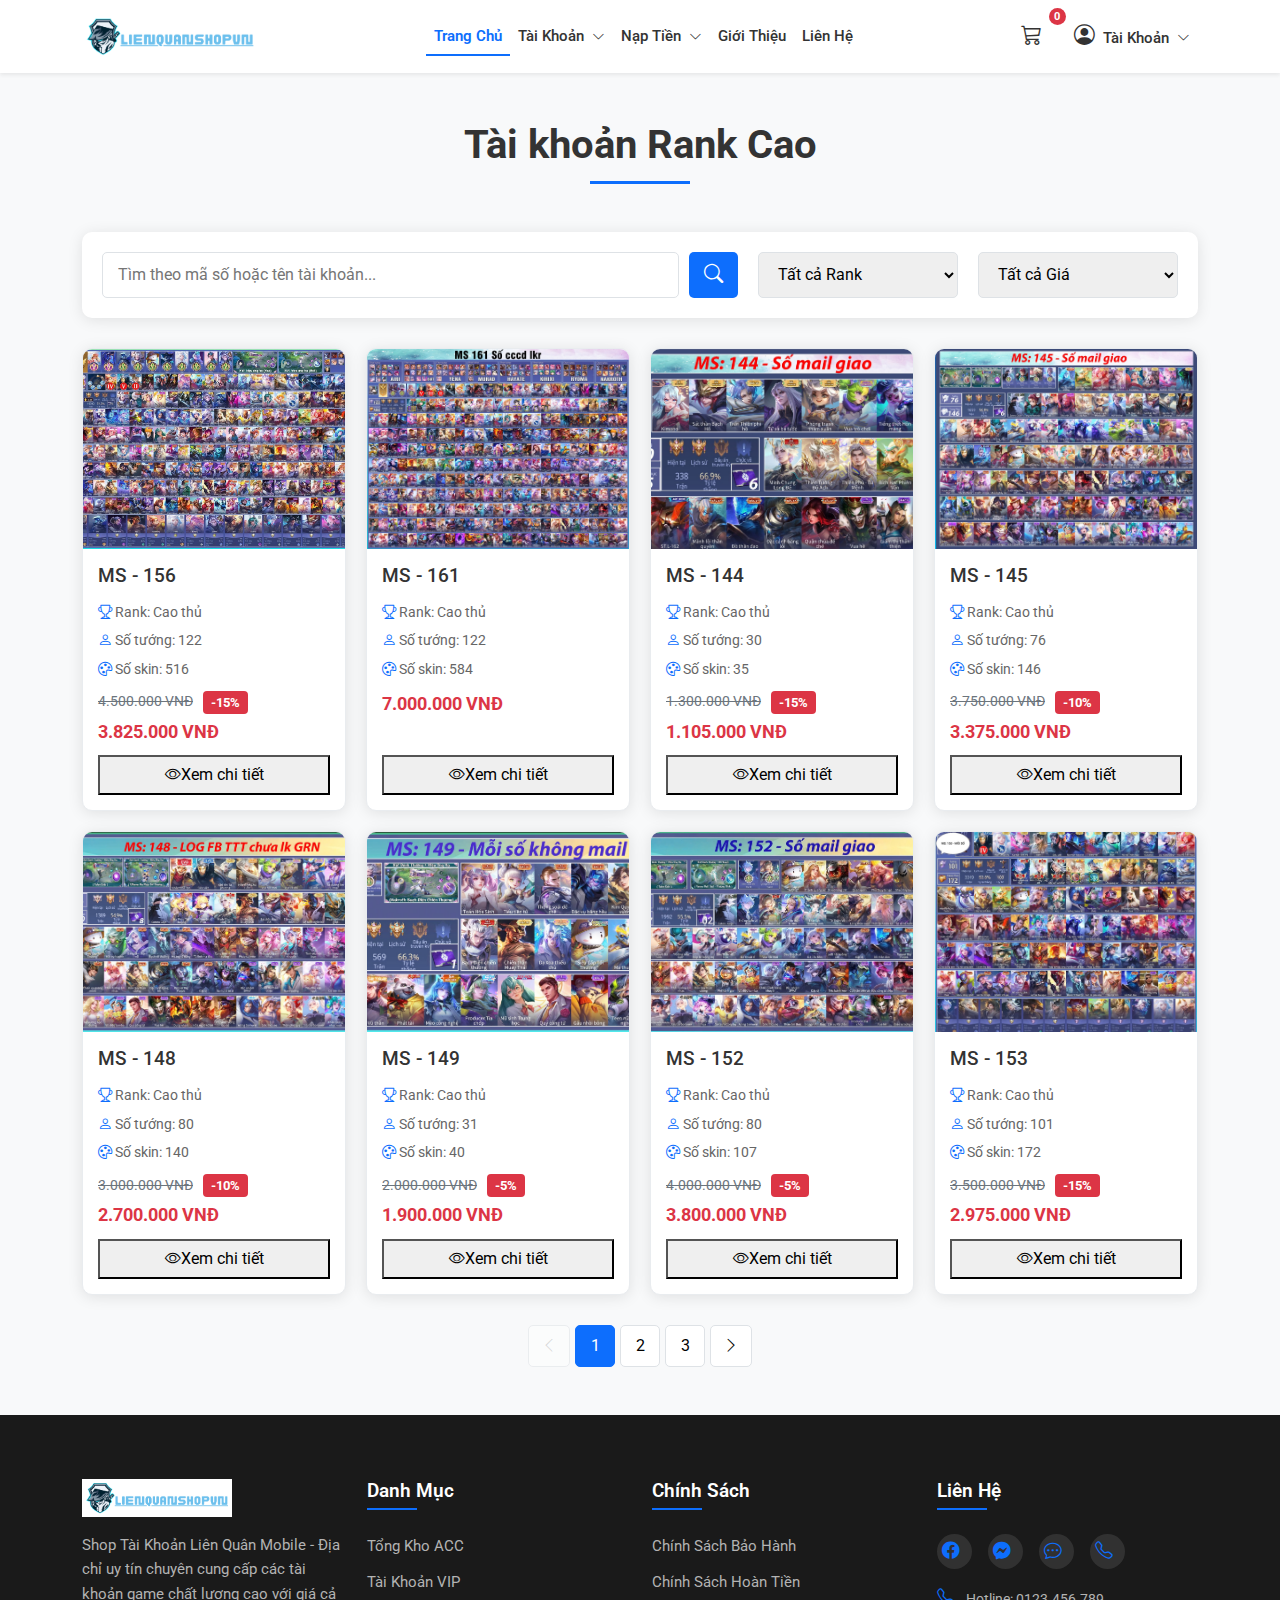
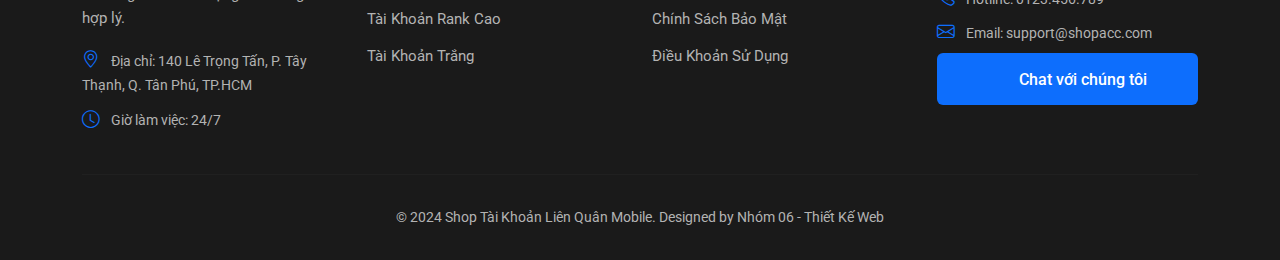
<file: pages/accounts/high-rank.html>
<!DOCTYPE html>
<html lang="vi">

<head>
    <meta charset="UTF-8">
    <meta name="viewport" content="width=device-width, initial-scale=1.0">
    <title>Rank Cao - Shop Tài Khoản Liên Quân Mobile</title>
    <link rel="icon" id="favicon" href="/assets/images/logo/logo-favicon.png" type="image/png">
    <!-- Bootstrap 5.3.3 CSS -->
    <link href="https://cdn.jsdelivr.net/npm/bootstrap@5.3.3/dist/css/bootstrap.min.css" rel="stylesheet">
    <!-- Bootstrap Icons -->
    <link rel="stylesheet" href="https://cdn.jsdelivr.net/npm/bootstrap-icons@1.11.3/font/bootstrap-icons.min.css">
    <!-- Custom CSS -->
    <link rel="stylesheet" href="/assets/css/style.css">
    <link rel="stylesheet" href="/assets/css/header.css">
    <link rel="stylesheet" href="/assets/css/footer.css">
    <link rel="stylesheet" href="/assets/css/account-list.css">
</head>

<body>
    <!-- Header -->
    <div id="header-container"></div>

    <!-- Danh sách tài khoản rank cao -->
    <section class="account-list py-5">
        <div class="container">
            <h1 class="section-title text-center mb-5">Tài khoản Rank Cao</h1>

            <!-- Container cho danh sách tài khoản -->
            <div id="accounts-container"></div>
        </div>
    </section>

    <!-- Footer -->
    <div id="footer-container"></div>

    <!-- Bootstrap 5.3.3 JS Bundle -->
    <script src="https://cdn.jsdelivr.net/npm/bootstrap@5.3.3/dist/js/bootstrap.bundle.min.js"></script>
    <!-- Custom JS -->
    <script type="module" src="/assets/js/load-header-footer.js"></script>
    <script type="module" src="/assets/js/high-rank.js"></script>
</body>

</html>
</file>
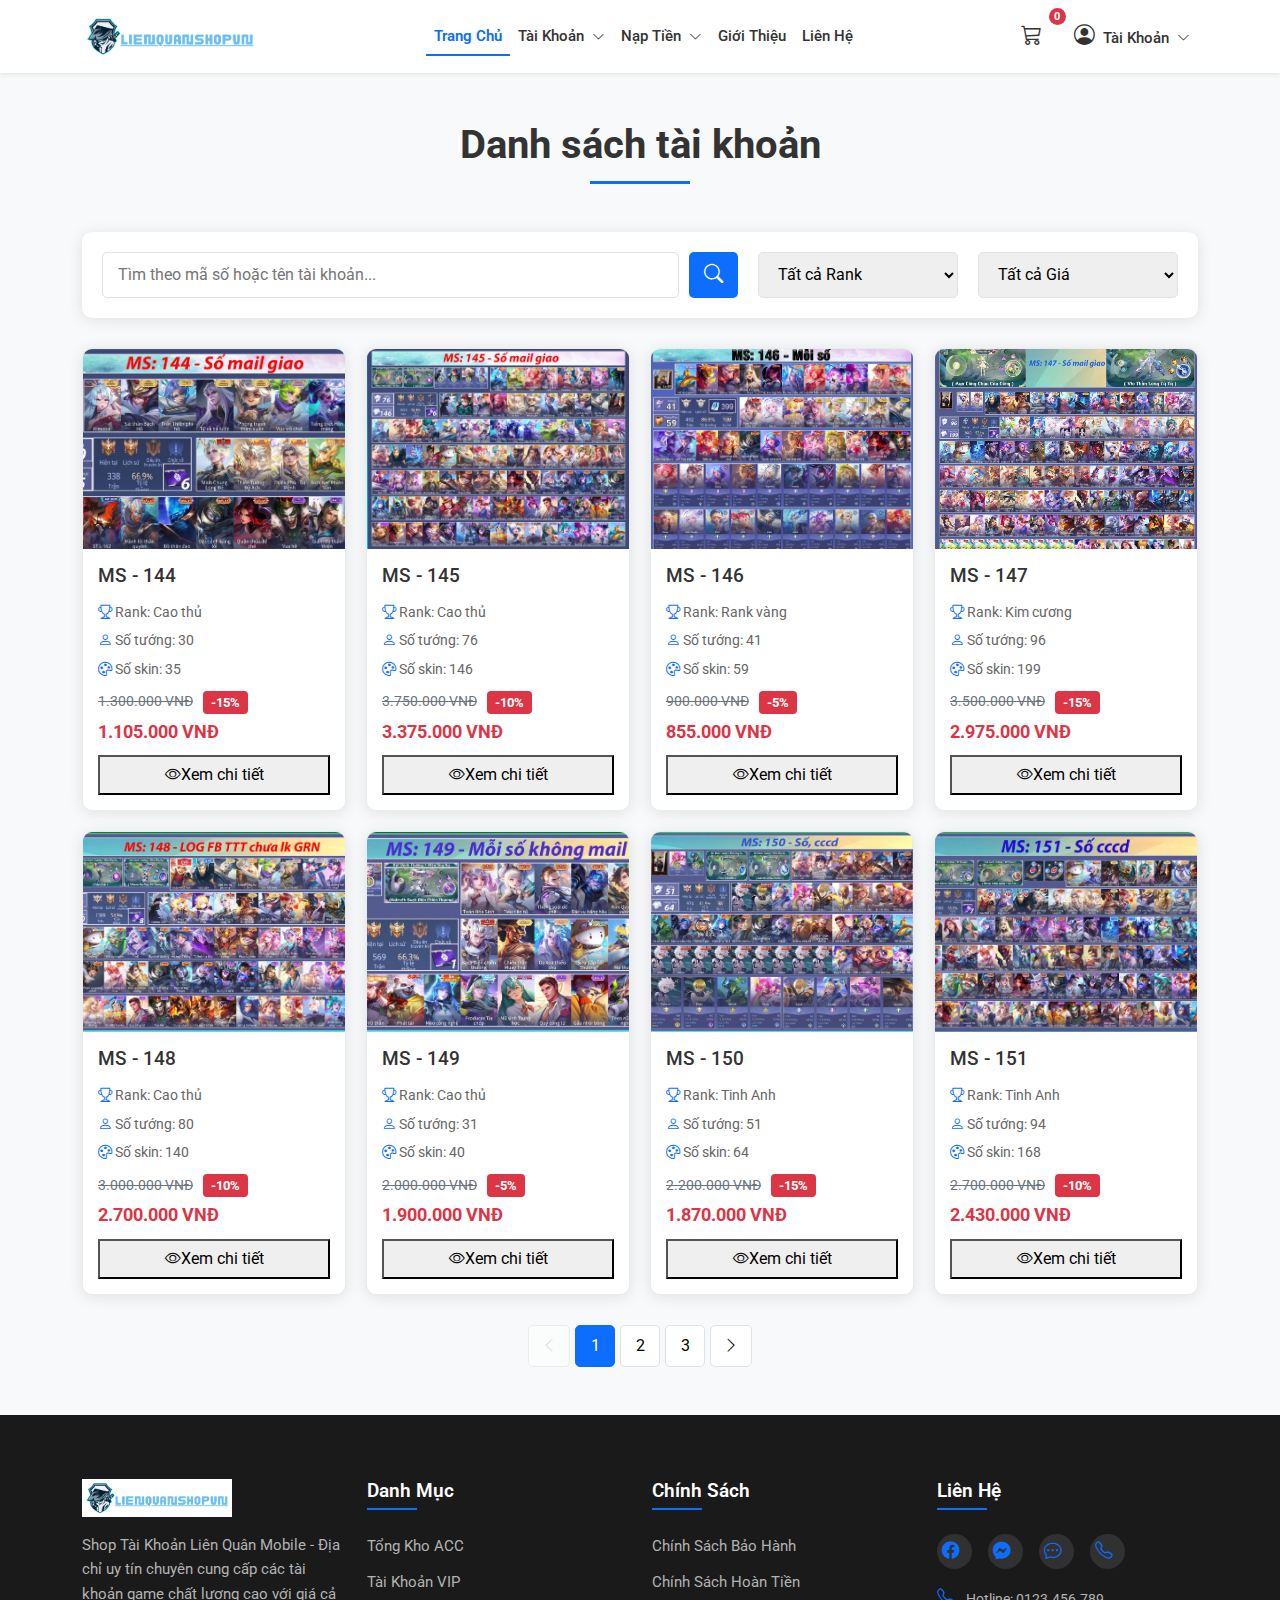
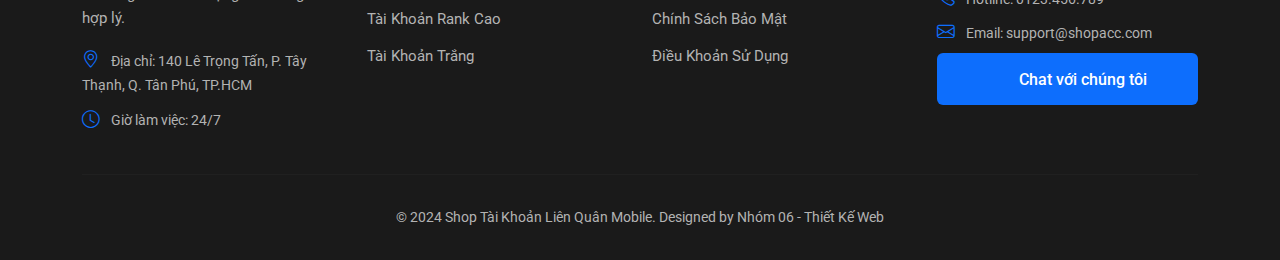
<file: pages/accounts/list.html>
<!DOCTYPE html>
<html lang="vi">

<head>
    <meta charset="UTF-8">
    <meta name="viewport" content="width=device-width, initial-scale=1.0">
    <title>Danh sách tài khoản - Shop Tài Khoản Liên Quân Mobile</title>
    <link rel="icon" id="favicon" href="/assets/images/logo/logo-favicon.png" type="image/png">
    <!-- Bootstrap 5.3.3 CSS -->
    <link href="https://cdn.jsdelivr.net/npm/bootstrap@5.3.3/dist/css/bootstrap.min.css" rel="stylesheet">
    <!-- Bootstrap Icons -->
    <link rel="stylesheet" href="https://cdn.jsdelivr.net/npm/bootstrap-icons@1.11.3/font/bootstrap-icons.min.css">
    <!-- Custom CSS -->
    <link rel="stylesheet" href="/assets/css/style.css">
    <link rel="stylesheet" href="/assets/css/header.css">
    <link rel="stylesheet" href="/assets/css/footer.css">
    <link rel="stylesheet" href="/assets/css/account-list.css">
</head>

<body>
    <!-- Header -->
    <div id="header-container"></div>

    <!-- Danh sách tài khoản -->
    <section class="account-list py-5">
        <div class="container">
            <h1 class="section-title text-center mb-5">Danh sách tài khoản</h1>

            <!-- Container cho danh sách tài khoản -->
            <div id="accounts-container" class="account-list-container"></div>
        </div>
    </section>

    <!-- Footer -->
    <div id="footer-container"></div>

    <!-- Bootstrap 5.3.3 JS Bundle -->
    <script src="https://cdn.jsdelivr.net/npm/bootstrap@5.3.3/dist/js/bootstrap.bundle.min.js"></script>
    <!-- Custom JS -->
    <script type="module" src="/assets/js/load-header-footer.js"></script>
    <script type="module" src="/assets/js/all-accounts.js"></script>
</body>

</html>
</file>
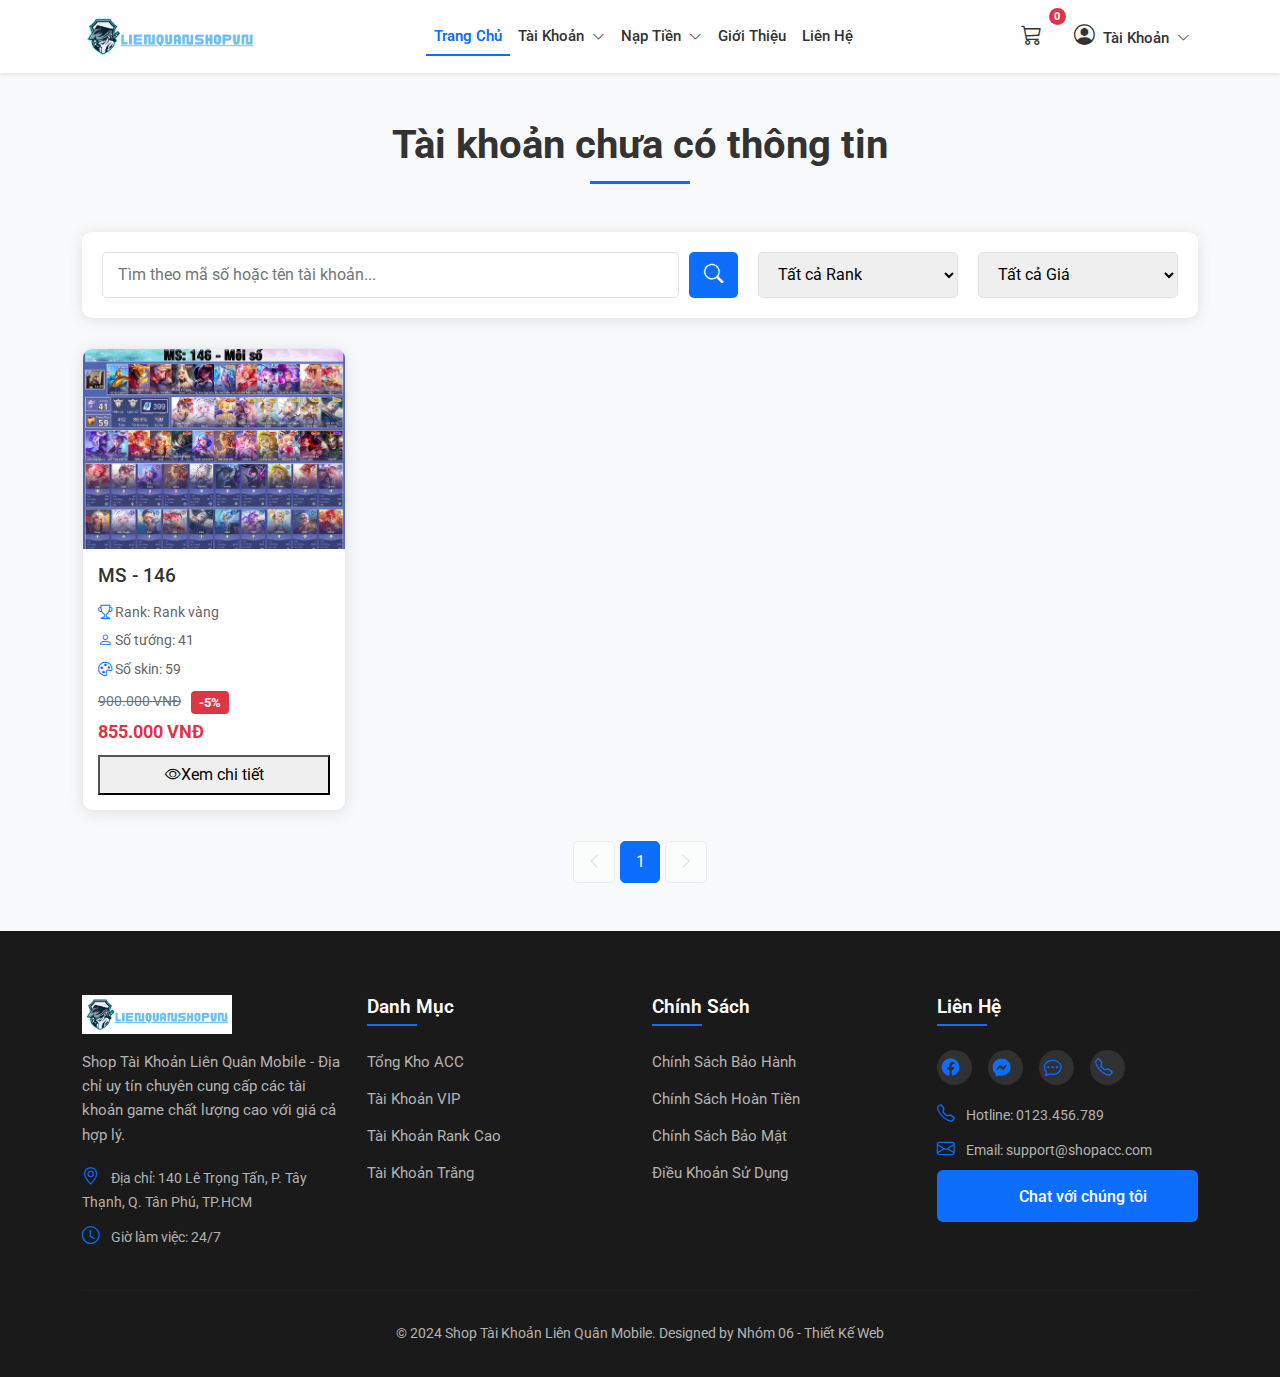
<file: pages/accounts/no-info.html>
<!DOCTYPE html>
<html lang="vi">

<head>
    <meta charset="UTF-8">
    <meta name="viewport" content="width=device-width, initial-scale=1.0">
    <title>Tài khoản chưa có thông tin - Shop Tài Khoản Liên Quân Mobile</title>
    <link rel="icon" id="favicon" href="/assets/images/logo/logo-favicon.png" type="image/png">
    <!-- Bootstrap 5.3.3 CSS -->
    <link href="https://cdn.jsdelivr.net/npm/bootstrap@5.3.3/dist/css/bootstrap.min.css" rel="stylesheet">
    <!-- Bootstrap Icons -->
    <link rel="stylesheet" href="https://cdn.jsdelivr.net/npm/bootstrap-icons@1.11.3/font/bootstrap-icons.min.css">
    <!-- Custom CSS -->
    <link rel="stylesheet" href="/assets/css/style.css">
    <link rel="stylesheet" href="/assets/css/header.css">
    <link rel="stylesheet" href="/assets/css/footer.css">
    <link rel="stylesheet" href="/assets/css/account-list.css">
</head>

<body>
    <!-- Header -->
    <div id="header-container"></div>

    <!-- Danh sách tài khoản chưa có thông tin -->
    <section class="account-list py-5">
        <div class="container">
            <h1 class="section-title text-center mb-5">Tài khoản chưa có thông tin</h1>

            <!-- Container cho danh sách tài khoản -->
            <div id="accounts-container" class="account-list-container"></div>
        </div>
    </section>

    <!-- Footer -->
    <div id="footer-container"></div>

    <!-- Bootstrap 5.3.3 JS Bundle -->
    <script src="https://cdn.jsdelivr.net/npm/bootstrap@5.3.3/dist/js/bootstrap.bundle.min.js"></script>
    <!-- Custom JS -->
    <script type="module" src="/assets/js/load-header-footer.js"></script>
    <script type="module" src="/assets/js/empty-info-accounts.js"></script>
</body>

</html>
</file>
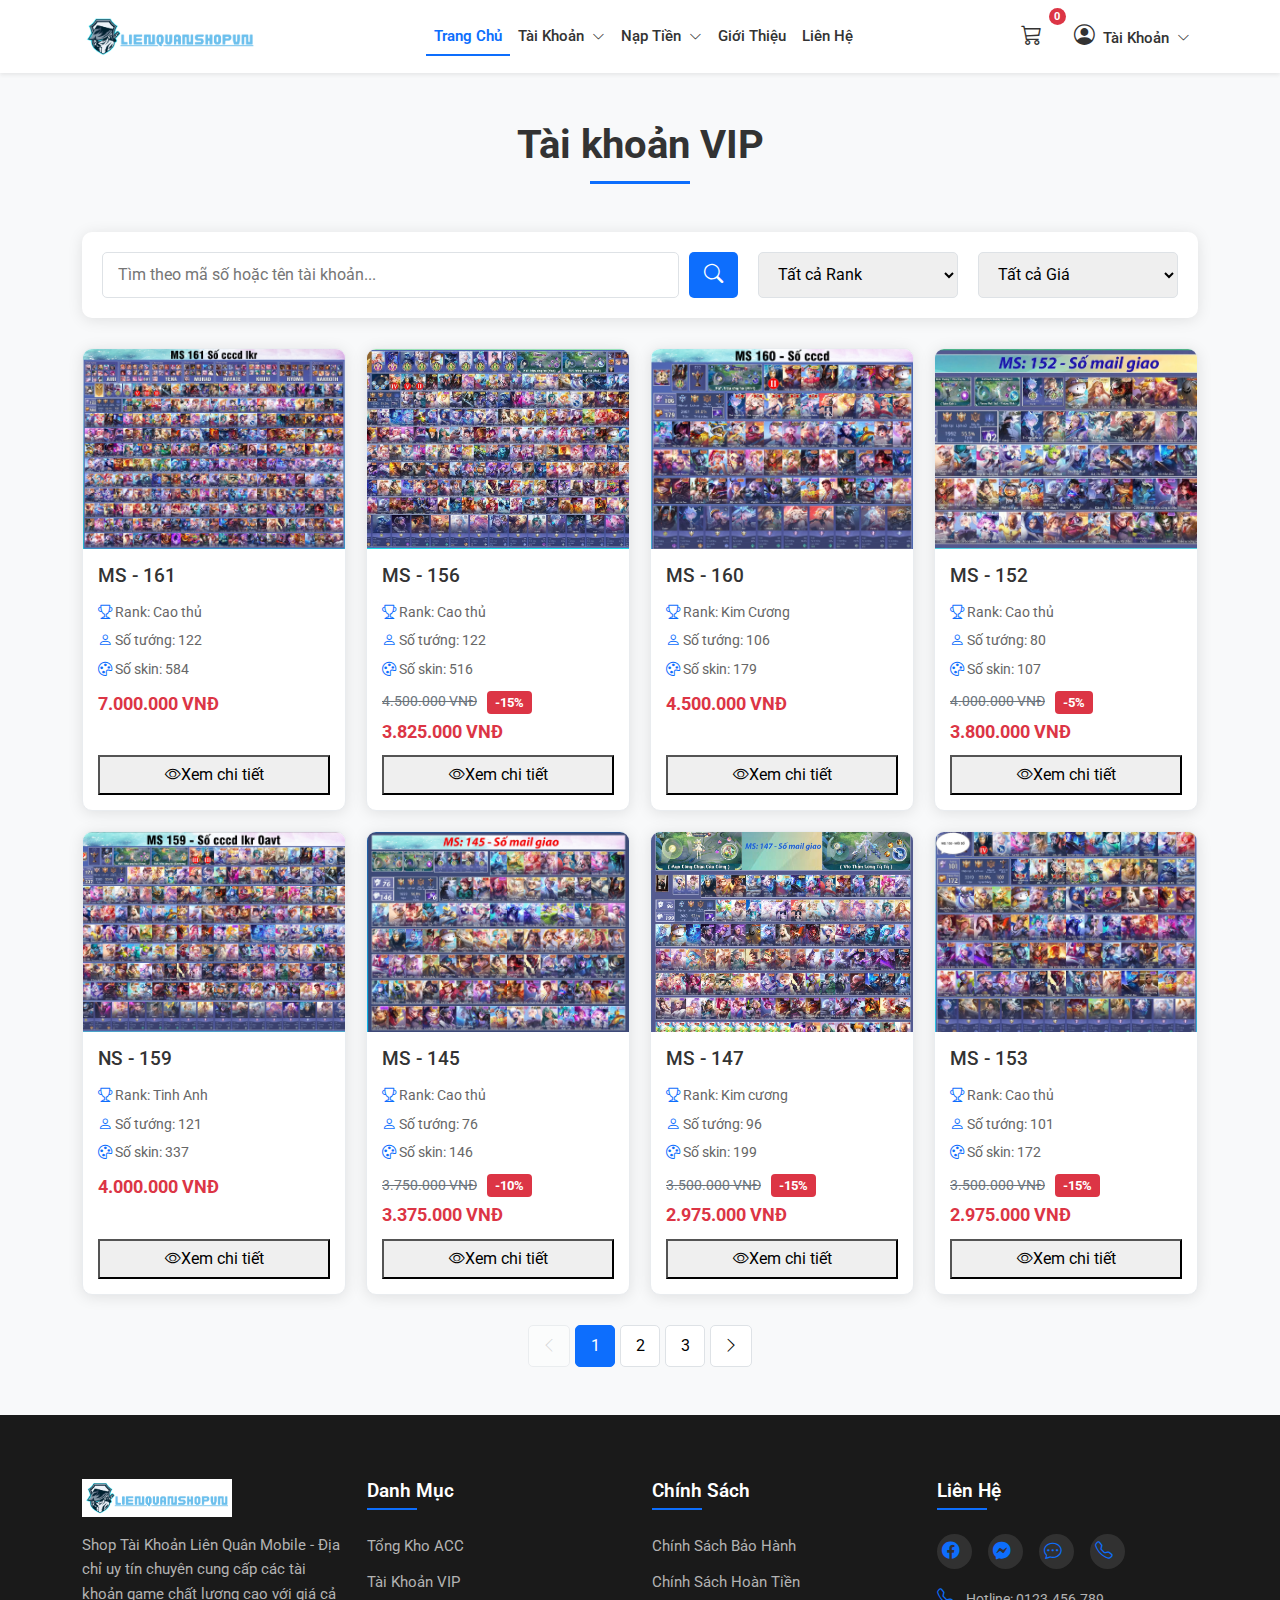
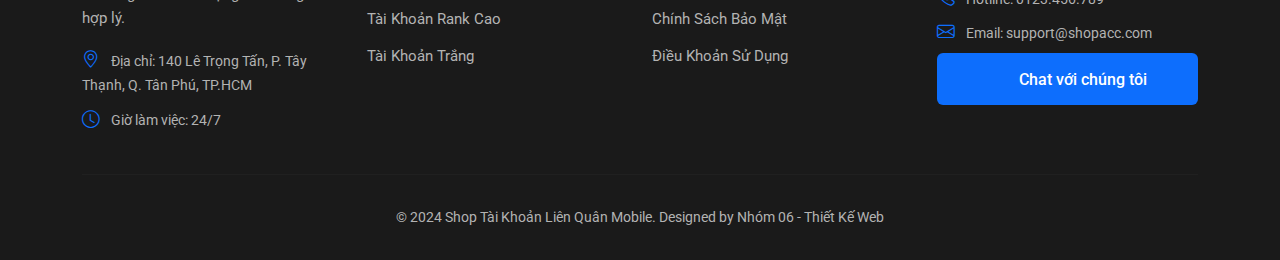
<file: pages/accounts/vip.html>
<!DOCTYPE html>
<html lang="vi">

<head>
    <meta charset="UTF-8">
    <meta name="viewport" content="width=device-width, initial-scale=1.0">
    <title>Tài khoản VIP - Shop Tài Khoản Liên Quân Mobile</title>
    <link rel="icon" id="favicon" href="/assets/images/logo/logo-favicon.png" type="image/png">
    <!-- Bootstrap 5.3.3 CSS -->
    <link href="https://cdn.jsdelivr.net/npm/bootstrap@5.3.3/dist/css/bootstrap.min.css" rel="stylesheet">
    <!-- Bootstrap Icons -->
    <link rel="stylesheet" href="https://cdn.jsdelivr.net/npm/bootstrap-icons@1.11.3/font/bootstrap-icons.min.css">
    <!-- Custom CSS -->
    <link rel="stylesheet" href="/assets/css/style.css">
    <link rel="stylesheet" href="/assets/css/header.css">
    <link rel="stylesheet" href="/assets/css/footer.css">
    <link rel="stylesheet" href="/assets/css/account-list.css">
</head>

<body>
    <!-- Header -->
    <div id="header-container"></div>

    <!-- Danh sách tài khoản VIP -->
    <section class="account-list py-5">
        <div class="container">
            <h1 class="section-title text-center mb-5">Tài khoản VIP</h1>

            <!-- Container cho danh sách tài khoản -->
            <div id="accounts-container" class="account-list-container"></div>
        </div>
    </section>

    <!-- Footer -->
    <div id="footer-container"></div>

    <!-- Bootstrap 5.3.3 JS Bundle -->
    <script src="https://cdn.jsdelivr.net/npm/bootstrap@5.3.3/dist/js/bootstrap.bundle.min.js"></script>
    <!-- Custom JS -->
    <script type="module" src="/assets/js/load-header-footer.js"></script>
    <script type="module" src="/assets/js/vip-accounts.js"></script>
</body>

</html>
</file>
<file: assets/css/style.css>
/* Slider styles */
.carousel {
    margin-bottom: 2rem;
    max-width: 100%;
    overflow: hidden;
}

.carousel-item {
    height: 600px;
    background-color: #f8f9fa;
}

.carousel-item img {
    height: 100%;
    width: 100%;
    object-fit: cover;
}

.carousel-control-prev,
.carousel-control-next {
    width: 50px;
    height: 50px;
    background: rgba(0, 0, 0, 0.3);
    border-radius: 50%;
    top: 50%;
    transform: translateY(-50%);
    margin: 0 2rem;
    opacity: 0;
    transition: all 0.3s ease;
}

.carousel:hover .carousel-control-prev,
.carousel:hover .carousel-control-next {
    opacity: 1;
}

.carousel-control-prev:hover,
.carousel-control-next:hover {
    background: rgba(0, 0, 0, 0.5);
}

.carousel-indicators {
    margin-bottom: 2rem;
}

.carousel-indicators button {
    width: 12px;
    height: 12px;
    border-radius: 50%;
    margin: 0 8px;
    background-color: rgba(255, 255, 255, 0.5);
    border: 2px solid #fff;
    transition: all 0.3s ease;
}

.carousel-indicators button.active {
    background-color: #fff;
    transform: scale(1.2);
}

/* Category box styles */
.category-box {
    background: #fff;
    transition: transform 0.3s ease, box-shadow 0.3s ease;
    border: 1px solid #e9ecef;
}

.category-box:hover {
    transform: translateY(-5px);
    box-shadow: 0 5px 15px rgba(0, 0, 0, 0.1) !important;
}

.category-box i {
    color: #0d6efd;
}

.category-box h3 {
    font-size: 1.25rem;
    margin-bottom: 0.5rem;
}

/* Account card styles */
.account-card {
    transition: transform 0.3s ease, box-shadow 0.3s ease;
    border: 1px solid #e9ecef;
}

.account-card:hover {
    transform: translateY(-5px);
    box-shadow: 0 5px 15px rgba(0, 0, 0, 0.1);
}

.account-card .card-img-top {
    height: 200px;
    object-fit: cover;
}

.account-card .badge {
    margin-right: 0.25rem;
}

/* Pagination styles */
.pagination .page-link {
    color: #0d6efd;
    border: 1px solid #dee2e6;
    background-color: #fff;
}

.pagination .page-item.active .page-link {
    background-color: #0d6efd;
    border-color: #0d6efd;
    color: #fff;
}

.pagination .page-link:hover {
    background-color: #e9ecef;
    border-color: #dee2e6;
    color: #0d6efd;
}

.pagination .page-item.disabled .page-link {
    color: #6c757d;
    background-color: #fff;
    border-color: #dee2e6;
}

/* Responsive styles */
@media (max-width: 991.98px) {
    .carousel-item {
        height: 400px;
    }

    .carousel-control-prev,
    .carousel-control-next {
        width: 40px;
        height: 40px;
        margin: 0 1rem;
    }
}

@media (max-width: 767.98px) {
    .carousel-item {
        height: 300px;
    }

    .carousel-control-prev,
    .carousel-control-next {
        width: 35px;
        height: 35px;
        margin: 0 0.5rem;
    }

    .carousel-indicators {
        margin-bottom: 1rem;
    }

    .carousel-indicators button {
        width: 10px;
        height: 10px;
        margin: 0 5px;
    }

    .category-box {
        margin-bottom: 1rem;
    }

    .account-card .card-img-top {
        height: 150px;
    }
}
</file>
<file: assets/css/header.css>
/* Font chữ */
body {
    font-family: 'Roboto', sans-serif;
}

/* Logo */
.navbar-brand {
    padding: 0;
}

.navbar-brand img {
    transition: transform 0.3s ease;
}

.navbar-brand:hover img {
    transform: scale(1.05);
}

/* Nav links */
.nav-link {
    color: #333 !important;
    font-weight: 500;
    font-size: 0.95rem;
    padding: 0.5rem 1rem;
    position: relative;
    transition: all 0.3s ease;
}

.nav-link:hover {
    color: #0d6efd !important;
}

.nav-link::after {
    content: '';
    position: absolute;
    width: 0;
    height: 2px;
    bottom: 0;
    left: 50%;
    background-color: #0d6efd;
    transition: all 0.3s ease;
    transform: translateX(-50%);
}

.nav-link:hover::after {
    width: 100%;
}

/* Active menu */
.nav-link.active {
    color: #0d6efd !important;
    font-weight: 600;
}

.nav-link.active::after {
    width: 100%;
}

/* Cart */
.cart-link {
    position: relative;
    padding-right: 1.5rem !important;
}

.cart-link .bi-cart3 {
    font-size: 1.3rem;
}

.cart-link .badge {
    position: absolute;
    top: -5px;
    right: 0;
    font-size: 0.7rem;
    padding: 0.25em 0.5em;
}

/* User menu */
.navbar .bi-person-circle {
    font-size: 1.3rem;
}

/* Dropdown */
.hover-dropdown {
    position: relative;
}

.hover-dropdown .dropdown-menu {
    display: none;
    opacity: 0;
    visibility: hidden;
    transition: all 0.3s ease;
    transform: translateY(10px);
    pointer-events: none;
    margin-top: 0;
    top: 100%;
    border: none;
    box-shadow: 0 0.5rem 1rem rgba(0, 0, 0, 0.15);
    border-radius: 0.5rem;
    padding: 0.5rem 0;
    min-width: 220px;
}

.hover-dropdown:hover .dropdown-menu {
    display: block;
    opacity: 1;
    visibility: visible;
    transform: translateY(0);
    pointer-events: auto;
}

.hover-dropdown::after {
    content: '';
    position: absolute;
    left: 0;
    right: 0;
    bottom: -10px;
    height: 10px;
    background: transparent;
}

/* Dropdown items */
.navbar .dropdown-item {
    padding: 0.7rem 1.5rem;
    font-size: 0.95rem;
    color: #333;
    transition: all 0.2s ease;
    position: relative;
    cursor: pointer;
}

.navbar .dropdown-item:hover {
    background-color: #f8f9fa;
    color: #0d6efd;
    padding-left: 2rem;
}

.navbar .dropdown-item::before {
    content: '';
    position: absolute;
    left: 1rem;
    top: 50%;
    transform: translateY(-50%);
    width: 4px;
    height: 4px;
    background-color: #0d6efd;
    border-radius: 50%;
    opacity: 0;
    transition: all 0.2s ease;
}

.navbar .dropdown-item:hover::before {
    opacity: 1;
}

/* Dropdown arrow */
.nav-link .bi-chevron-down {
    font-size: 0.8rem;
    transition: transform 0.3s ease;
    display: inline-block;
}

.hover-dropdown:hover .nav-link .bi-chevron-down {
    transform: rotate(180deg);
}

/* Mobile responsive */
@media (max-width: 991.98px) {
    .navbar-nav {
        padding: 1rem 0;
    }

    .navbar-nav .nav-item {
        margin: 0.5rem 0;
    }

    .nav-link {
        font-size: 0.9rem;
        padding: 0.4rem 0.8rem;
    }

    .hover-dropdown .dropdown-menu {
        display: none;
        opacity: 1;
        visibility: visible;
        transform: none;
        box-shadow: none;
        border-radius: 0;
        padding: 0;
    }

    .hover-dropdown.show .dropdown-menu {
        display: block;
    }

    .navbar .dropdown-item {
        padding: 0.5rem 1rem;
    }

    .navbar .dropdown-item:hover {
        padding-left: 1.5rem;
    }
}

/* Thêm padding cho navbar */
.navbar {
    padding: 0.8rem 0;
}

/* Tùy chỉnh toggle button */
.navbar-toggler {
    border: 2px solid #dee2e6;
    padding: 0.4rem;
}

.navbar-toggler:focus {
    box-shadow: 0 0 0 0.2rem rgba(13, 110, 253, 0.25);
}
</file>
<file: assets/css/footer.css>
/* Import font Roboto từ Google Fonts */
@import url('https://fonts.googleapis.com/css2?family=Roboto:wght@300;400;500;700&display=swap');

/* Áp dụng font Roboto cho toàn bộ footer */
footer {
    font-family: 'Roboto', sans-serif;
}

/* Tùy chỉnh tiêu đề */
footer h5 {
    font-weight: 500;
    font-size: 1.2rem;
    color: #ffffff;
}

/* Tùy chỉnh text mô tả và links */
footer .text-muted {
    font-size: 0.95rem;
    line-height: 1.6;
}

/* Tùy chỉnh icons */
footer .bi {
    font-size: 1.1rem;
    color: #b3b3b3;
    transition: all 0.3s ease;
}

/* Tùy chỉnh links */
footer a {
    transition: color 0.3s ease;
}

footer a:hover {
    color: #ffd700 !important;
}

/* Tùy chỉnh copyright */
footer .copyright {
    font-size: 0.9rem;
}

/* Responsive cho mobile */
@media (max-width: 767.98px) {

    /* Căn giữa nội dung trên mobile */
    footer .col-md-4 {
        text-align: center;
    }

    /* Giảm kích thước font trên mobile */
    footer h5 {
        font-size: 1.1rem;
    }

    footer .text-muted {
        font-size: 0.85rem;
    }

    /* Căn giữa icons và text */
    footer .bi {
        display: block;
        margin: 0 auto 0.5rem;
    }

    /* Thêm margin cho các phần tử */
    footer .mb-4 {
        margin-bottom: 2rem !important;
    }

    /* Tùy chỉnh copyright trên mobile */
    footer .copyright {
        font-size: 0.8rem;
    }
}

/* Tùy chỉnh modal */
.modal-content {
    font-family: 'Roboto', sans-serif;
}

.modal-title {
    font-weight: 500;
}

.modal-body {
    font-size: 0.95rem;
    line-height: 1.6;
}

/* Footer styles */
.footer {
    background-color: #1a1a1a;
    color: #fff;
    padding: 4rem 0 2rem;
    font-family: 'Roboto', sans-serif;
}

/* Logo & Info */
.footer-logo {
    max-width: 150px;
    height: auto;
}

.footer-info p {
    color: #b3b3b3;
    font-size: 0.95rem;
    line-height: 1.6;
}

.footer-contact p {
    color: #b3b3b3;
    font-size: 0.9rem;
    margin-bottom: 0.5rem;
}

.footer-contact i {
    color: #0d6efd;
    margin-right: 0.5rem;
}

/* Headings */
.footer-heading {
    color: #fff;
    font-size: 1.2rem;
    font-weight: 600;
    margin-bottom: 1.5rem;
    position: relative;
    padding-bottom: 0.5rem;
}

.footer-heading::after {
    content: '';
    position: absolute;
    left: 0;
    bottom: 0;
    width: 50px;
    height: 2px;
    background-color: #0d6efd;
}

/* Links */
.footer-links {
    list-style: none;
    padding: 0;
    margin: 0;
}

.footer-links li {
    margin-bottom: 0.8rem;
}

.footer-links a {
    color: #b3b3b3;
    text-decoration: none;
    font-size: 0.95rem;
    transition: all 0.3s ease;
    display: inline-block;
}

.footer-links a:hover {
    color: #0d6efd;
    transform: translateX(5px);
}

/* Social Links */
.social-links {
    display: flex;
    gap: 1rem;
}

.social-link {
    color: #b3b3b3;
    font-size: 1.2rem;
    transition: all 0.3s ease;
    width: 35px;
    height: 35px;
    display: flex;
    align-items: center;
    justify-content: center;
    border-radius: 50%;
    background-color: rgba(255, 255, 255, 0.1);
}

.social-link:hover {
    transform: translateY(-3px);
}

/* Thống nhất màu sắc khi hover */
.social-link:hover .bi {
    color: #0d6efd;
}

/* Chat Button */
.btn-primary {
    background-color: #0d6efd;
    border: none;
    padding: 0.8rem 1.5rem;
    font-weight: 500;
    transition: all 0.3s ease;
}

.btn-primary:hover {
    background-color: #0b5ed7;
    transform: translateY(-2px);
}

/* Footer Divider */
.footer-divider {
    border-color: rgba(255, 255, 255, 0.1);
    margin: 2rem 0;
}

/* Footer Bottom */
.footer-bottom {
    color: #b3b3b3;
    font-size: 0.9rem;
}

/* Modal styles */
.modal-content {
    border: none;
    border-radius: 0.5rem;
}

.modal-header {
    border-bottom: 1px solid #dee2e6;
    padding: 1rem 1.5rem;
}

.modal-title {
    font-weight: 600;
    color: #333;
}

.modal-body {
    padding: 1.5rem;
    color: #666;
    line-height: 1.6;
}

/* Chat options */
.chat-options .btn {
    padding: 0.8rem;
    font-weight: 500;
    transition: all 0.3s ease;
}

.chat-options .btn:hover {
    transform: translateY(-2px);
}

/* Responsive styles */
@media (max-width: 991.98px) {
    .footer {
        padding: 3rem 0 1.5rem;
    }

    .footer-heading {
        font-size: 1.1rem;
        margin-bottom: 1.2rem;
    }
}

@media (max-width: 767.98px) {
    .footer {
        padding: 2rem 0 1rem;
    }

    .footer-heading::after {
        left: 50%;
        transform: translateX(-50%);
    }

    .social-links {
        justify-content: center;
    }

    .footer-links a:hover {
        transform: none;
    }

    .footer-info,
    .footer-contact {
        text-align: center;
    }

    .footer-contact i {
        margin-right: 0.3rem;
    }
}
</file>
<file: assets/css/account-list.css>
.account-list {
    background-color: #f8f9fa;
    min-height: calc(100vh - 200px);
}

.section-title {
    color: #333;
    font-weight: bold;
    position: relative;
    padding-bottom: 15px;
}

.section-title::after {
    content: '';
    position: absolute;
    bottom: 0;
    left: 50%;
    transform: translateX(-50%);
    width: 100px;
    height: 3px;
    background-color: #0d6efd;
}

/* Bộ lọc */
.filter-form {
    background: white;
    padding: 20px;
    border-radius: 10px;
    box-shadow: 0 2px 15px rgba(0, 0, 0, 0.1);
    margin-bottom: 30px;
    display: flex;
    gap: 20px;
    flex-wrap: wrap;
}

.search-box {
    flex: 1;
    min-width: 300px;
    position: relative;
    display: flex;
    gap: 10px;
}

.search-box input {
    flex: 1;
    padding: 10px 15px;
    border: 1px solid #dee2e6;
    border-radius: 5px;
    font-size: 1rem;
}

.search-box input:focus {
    border-color: #0d6efd;
    outline: none;
    box-shadow: 0 0 0 0.2rem rgba(13, 110, 253, 0.25);
}

.search-btn {
    background-color: #0d6efd;
    color: white;
    border: none;
    border-radius: 5px;
    padding: 0 15px;
    cursor: pointer;
    transition: all 0.3s ease;
    display: flex;
    align-items: center;
    justify-content: center;
}

.search-btn:hover {
    background-color: #0b5ed7;
}

.search-btn i {
    font-size: 1.2rem;
}

.filter-form select {
    padding: 10px 15px;
    border: 1px solid #dee2e6;
    border-radius: 5px;
    min-width: 200px;
    font-size: 1rem;
}

.filter-form select:focus {
    border-color: #0d6efd;
    outline: none;
    box-shadow: 0 0 0 0.2rem rgba(13, 110, 253, 0.25);
}

/* Grid tài khoản */
.accounts-grid {
    display: grid;
    grid-template-columns: repeat(4, 1fr);
    gap: 20px;
    margin-bottom: 30px;
}

/* Card tài khoản */
.account-card {
    background: white;
    border-radius: 10px;
    overflow: hidden;
    box-shadow: 0 2px 15px rgba(0, 0, 0, 0.1);
    transition: all 0.3s ease;
    text-decoration: none;
    color: inherit;
    display: flex;
    flex-direction: column;
    height: 100%;
}

.account-card:hover {
    transform: translateY(-5px);
    box-shadow: 0 5px 20px rgba(0, 0, 0, 0.15);
}

.account-avatar {
    width: 100%;
    height: 200px;
    object-fit: cover;
}

.account-info {
    padding: 15px;
    display: flex;
    flex-direction: column;
    flex: 1 1 auto;
    gap: 10px;
}

.account-info h3 {
    font-size: 1.2rem;
    margin: 0;
    color: #333;
    white-space: nowrap;
    overflow: hidden;
    text-overflow: ellipsis;
    min-height: 28px;
}

.account-stats {
    margin: 0;
    min-height: 60px;
    display: flex;
    flex-direction: column;
    justify-content: center;
    gap: 2px;
}

.account-stats p {
    margin-bottom: 5px;
    color: #666;
    font-size: 0.9rem;
}

.account-stats p:last-child {
    margin-bottom: 0;
}

.account-stats p i {
    width: 20px;
    color: #0d6efd;
}

.account-price {
    display: flex;
    flex-direction: column;
    gap: 5px;
    margin: 0;
    min-height: 48px;
}

.original-price-info {
    display: flex;
    align-items: center;
    gap: 10px;
    min-height: 22px;
}

.original-price {
    color: #6c757d;
    text-decoration: line-through;
    font-size: 0.9rem;
    margin: 0;
}

.current-price {
    color: #dc3545;
    font-weight: bold;
    font-size: 1.1rem;
    margin: 0;
}

.discount-badge {
    background-color: #dc3545;
    color: white;
    padding: 2px 8px;
    border-radius: 4px;
    font-size: 0.8rem;
    font-weight: bold;
    margin: 0;
}

.btn-view-detail {
    margin-top: auto;
    min-height: 40px;
    display: flex;
    align-items: center;
    justify-content: center;
}

.btn-view-detail:hover {
    background-color: #0b5ed7;
}

.btn-view-detail i {
    font-size: 1rem;
}

/* Phân trang */
.pagination {
    display: flex;
    justify-content: center;
    align-items: center;
    gap: 5px;
    margin-top: 30px;
}

.pagination-btn {
    padding: 8px 12px;
    border: 1px solid #dee2e6;
    background: white;
    border-radius: 5px;
    cursor: pointer;
    transition: all 0.3s ease;
    min-width: 40px;
    display: flex;
    align-items: center;
    justify-content: center;
}

.pagination-btn:hover:not(:disabled) {
    background: #0d6efd;
    color: white;
    border-color: #0d6efd;
}

.pagination-btn.active {
    background: #0d6efd;
    color: white;
    border-color: #0d6efd;
}

.pagination-btn:disabled {
    cursor: not-allowed;
    opacity: 0.5;
}

.pagination-ellipsis {
    padding: 8px 12px;
    color: #6c757d;
}

/* Responsive */
@media (max-width: 1200px) {
    .accounts-grid {
        grid-template-columns: repeat(3, 1fr);
    }
}

@media (max-width: 991px) {
    .accounts-grid {
        grid-template-columns: repeat(2, 1fr);
    }
}

@media (max-width: 576px) {
    .accounts-grid {
        grid-template-columns: 1fr;
    }

    .filter-form {
        flex-direction: column;
    }

    .filter-form select,
    .search-box {
        width: 100%;
        min-width: unset;
    }
}
</file>
<file: assets/css/about.css>
/* About page styles */
.about-section {
    padding: 4rem 0;
    background-color: #f8f9fa;
}

.about-title {
    font-size: 2.5rem;
    font-weight: 700;
    color: #333;
    margin-bottom: 2rem;
    text-align: center;
}

.about-subtitle {
    font-size: 1.8rem;
    font-weight: 600;
    color: #0d6efd;
    margin-bottom: 1.5rem;
}

.about-text {
    font-size: 1.1rem;
    line-height: 1.8;
    color: #666;
    margin-bottom: 2rem;
}

/* Feature boxes */
.feature-box {
    background: #fff;
    padding: 2rem;
    border-radius: 10px;
    box-shadow: 0 5px 15px rgba(0, 0, 0, 0.05);
    transition: transform 0.3s ease, box-shadow 0.3s ease;
    height: 100%;
}

.feature-box:hover {
    transform: translateY(-5px);
    box-shadow: 0 8px 25px rgba(0, 0, 0, 0.1);
}

.feature-icon {
    font-size: 2.5rem;
    color: #0d6efd;
    margin-bottom: 1.5rem;
}

.feature-title {
    font-size: 1.3rem;
    font-weight: 600;
    color: #333;
    margin-bottom: 1rem;
}

.feature-text {
    font-size: 1rem;
    color: #666;
    line-height: 1.6;
}

/* Team section */
.team-member {
    text-align: center;
    margin-bottom: 2rem;
}

.team-member img {
    width: 150px;
    height: 150px;
    border-radius: 50%;
    margin-bottom: 1rem;
    object-fit: cover;
    border: 5px solid #fff;
    box-shadow: 0 5px 15px rgba(0, 0, 0, 0.1);
}

.team-member h4 {
    font-size: 1.2rem;
    font-weight: 600;
    color: #333;
    margin-bottom: 0.5rem;
}

.team-member p {
    font-size: 1rem;
    color: #666;
    margin-bottom: 1rem;
}

/* Contact info */
.contact-info {
    background: #fff;
    padding: 2rem;
    border-radius: 10px;
    box-shadow: 0 5px 15px rgba(0, 0, 0, 0.05);
}

.contact-item {
    display: flex;
    align-items: center;
    margin-bottom: 1.5rem;
}

.contact-icon {
    font-size: 1.5rem;
    color: #0d6efd;
    margin-right: 1rem;
    width: 40px;
    height: 40px;
    display: flex;
    align-items: center;
    justify-content: center;
    background: #f8f9fa;
    border-radius: 50%;
}

.contact-text {
    font-size: 1.1rem;
    color: #666;
}

/* Responsive styles */
@media (max-width: 991.98px) {
    .about-title {
        font-size: 2rem;
    }

    .about-subtitle {
        font-size: 1.5rem;
    }

    .feature-box {
        margin-bottom: 2rem;
    }
}

@media (max-width: 767.98px) {
    .about-section {
        padding: 3rem 0;
    }

    .about-title {
        font-size: 1.8rem;
    }

    .about-text {
        font-size: 1rem;
    }

    .team-member img {
        width: 120px;
        height: 120px;
    }
}
</file>
<file: assets/css/contact.css>
/* Contact Section */
.contact-section {
    background-color: #f8f9fa;
    min-height: calc(100vh - 200px);
}

/* Section Title */
.section-title {
    font-size: 2rem;
    font-weight: 600;
    color: #333;
    margin-bottom: 1.5rem;
    position: relative;
    padding-bottom: 1rem;
}

.section-title::after {
    content: '';
    position: absolute;
    left: 0;
    bottom: 0;
    width: 50px;
    height: 3px;
    background-color: #0d6efd;
}

.section-description {
    color: #666;
    font-size: 1rem;
    line-height: 1.6;
    margin-bottom: 2rem;
}

/* Contact Info */
.contact-info {
    background-color: #fff;
    padding: 2rem;
    border-radius: 1rem;
    box-shadow: 0 0.5rem 1rem rgba(0, 0, 0, 0.05);
    height: 100%;
}

.info-item {
    display: flex;
    align-items: flex-start;
    margin-bottom: 1.5rem;
}

.info-item i {
    font-size: 1.5rem;
    color: #0d6efd;
    margin-right: 1rem;
    margin-top: 0.25rem;
}

.info-item h5 {
    font-size: 1.1rem;
    font-weight: 600;
    color: #333;
    margin-bottom: 0.25rem;
}

.info-item p {
    color: #666;
    margin: 0;
    font-size: 0.95rem;
}

/* Social Links */
.social-links {
    display: flex;
    gap: 1rem;
    margin-top: 2rem;
}

.social-link {
    color: #666;
    font-size: 1.2rem;
    transition: all 0.3s ease;
    width: 40px;
    height: 40px;
    display: flex;
    align-items: center;
    justify-content: center;
    border-radius: 50%;
    background-color: #f8f9fa;
}

.social-link:hover {
    color: #fff;
    background-color: #0d6efd;
    transform: translateY(-3px);
}

/* Contact Form */
.contact-form {
    background-color: #fff;
    padding: 2rem;
    border-radius: 1rem;
    box-shadow: 0 0.5rem 1rem rgba(0, 0, 0, 0.05);
}

.form-group {
    margin-bottom: 1rem;
}

.form-group label {
    font-weight: 500;
    color: #333;
    margin-bottom: 0.5rem;
}

.form-control,
.form-select {
    padding: 0.75rem 1rem;
    border: 1px solid #dee2e6;
    border-radius: 0.5rem;
    transition: all 0.3s ease;
}

.form-control:focus,
.form-select:focus {
    border-color: #0d6efd;
    box-shadow: 0 0 0 0.2rem rgba(13, 110, 253, 0.25);
}

textarea.form-control {
    resize: none;
}

/* Submit Button */
.btn-primary {
    padding: 0.75rem 2rem;
    font-weight: 500;
    transition: all 0.3s ease;
}

.btn-primary:hover {
    transform: translateY(-2px);
}

.btn-primary i {
    margin-right: 0.5rem;
}

/* Map Section */
.map-section {
    background-color: #fff;
}

.map-section .section-title {
    text-align: center;
}

.map-section .section-title::after {
    left: 50%;
    transform: translateX(-50%);
}

.map-container {
    border-radius: 1rem;
    overflow: hidden;
    box-shadow: 0 0.5rem 1rem rgba(0, 0, 0, 0.05);
}

.map-container iframe {
    display: block;
}

/* Responsive Styles */
@media (max-width: 991.98px) {
    .contact-info {
        margin-bottom: 2rem;
    }

    .section-title {
        font-size: 1.75rem;
    }
}

@media (max-width: 767.98px) {
    .contact-section {
        padding: 2rem 0;
    }

    .section-title {
        font-size: 1.5rem;
    }

    .contact-info,
    .contact-form {
        padding: 1.5rem;
    }

    .info-item {
        text-align: center;
        flex-direction: column;
        align-items: center;
    }

    .info-item i {
        margin-right: 0;
        margin-bottom: 0.5rem;
    }

    .social-links {
        justify-content: center;
    }

    .map-container {
        border-radius: 0.5rem;
    }

    .map-container iframe {
        height: 350px;
    }
}
</file>
<file: assets/css/login.css>
:root {
    --primary-color: #0d6efd;
    --primary-hover: #0a58ca;
    --text-color: #333;
    --text-secondary: #666;
    --border-color: #dee2e6;
    --bg-light: #f8f9fa;
    --bg-white: #fff;
    --shadow-sm: 0 0.5rem 1rem rgba(0, 0, 0, 0.05);
    --shadow-md: 0 2px 4px rgba(0, 0, 0, 0.1);
    --transition: all 0.3s ease;
    --border-radius: 0.5rem;
    --spacing-sm: 0.5rem;
    --spacing-md: 1rem;
    --spacing-lg: 1.5rem;
    --spacing-xl: 2rem;
}

/* Layout */
.login-section {
    background-color: var(--bg-light);
    min-height: calc(100vh - 200px);
    display: flex;
    align-items: center;
}

.login-container {
    background-color: var(--bg-white);
    padding: var(--spacing-xl);
    border-radius: var(--border-radius);
    box-shadow: var(--shadow-sm);
}

/* Tab Header */
.tab-header {
    margin-bottom: var(--spacing-xl);
}

.tab-buttons {
    display: flex;
    background: var(--bg-light);
    padding: var(--spacing-sm);
    border-radius: var(--border-radius);
    position: relative;
}

.tab-btn {
    flex: 1;
    padding: var(--spacing-md);
    border: none;
    background: transparent;
    color: var(--text-secondary);
    font-weight: 500;
    font-size: 1rem;
    cursor: pointer;
    transition: var(--transition);
    display: flex;
    align-items: center;
    justify-content: center;
    gap: var(--spacing-sm);
    position: relative;
    z-index: 1;
}

.tab-btn i {
    font-size: 1.2rem;
    transition: var(--transition);
}

.tab-btn.active {
    color: var(--primary-color);
}

.tab-btn.active i {
    transform: scale(1.1);
}

.tab-btn:hover:not(.active) {
    color: var(--primary-color);
}

.tab-btn::after {
    content: '';
    position: absolute;
    inset: 0;
    background: var(--bg-white);
    border-radius: var(--border-radius);
    transform: scale(0.9);
    opacity: 0;
    transition: var(--transition);
    z-index: -1;
}

.tab-btn.active::after {
    transform: scale(1);
    opacity: 1;
    box-shadow: var(--shadow-sm);
}

/* Tab Content */
.tab-content {
    position: relative;
}

.tab-pane {
    display: none;
    animation: fadeIn 0.3s ease-in-out;
}

.tab-pane.active {
    display: block;
}

@keyframes fadeIn {
    from {
        opacity: 0;
        transform: translateY(10px);
    }

    to {
        opacity: 1;
        transform: translateY(0);
    }
}

/* Form Elements */
.form-group {
    margin-bottom: var(--spacing-lg);
}

.form-group label {
    font-weight: 500;
    color: var(--text-color);
    margin-bottom: var(--spacing-sm);
}

.input-group-text {
    background-color: var(--bg-light);
    border-color: var(--border-color);
    color: var(--text-secondary);
}

.form-control {
    padding: var(--spacing-lg) var(--spacing-md);
    border: 1px solid var(--border-color);
    border-radius: var(--border-radius);
    transition: var(--transition);
}

.form-control:focus {
    border-color: var(--primary-color);
    box-shadow: 0 0 0 0.2rem rgba(13, 110, 253, 0.25);
}

/* Checkbox & Links */
.form-check-input:checked {
    background-color: var(--primary-color);
    border-color: var(--primary-color);
}

.form-check-label,
.forgot-password,
.form-check-label a {
    color: var(--text-secondary);
    font-size: 0.9rem;
    transition: var(--transition);
}

.forgot-password,
.form-check-label a {
    color: var(--primary-color);
    text-decoration: none;
}

.forgot-password:hover,
.form-check-label a:hover {
    color: var(--primary-hover);
    text-decoration: underline;
}

/* Buttons */
.btn {
    padding: var(--spacing-lg) var(--spacing-xl);
    font-weight: 500;
    transition: var(--transition);
}

/* Social Login */
.social-login p {
    color: var(--text-secondary);
    font-size: 0.9rem;
    position: relative;
    text-align: center;
    margin: var(--spacing-lg) 0;
}

.social-login p::before,
.social-login p::after {
    content: '';
    position: absolute;
    top: 50%;
    width: 30%;
    height: 1px;
    background-color: var(--border-color);
}

.social-login p::before {
    left: 0;
}

.social-login p::after {
    right: 0;
}

/* Responsive */
@media (max-width: 767.98px) {
    .login-container {
        padding: var(--spacing-lg);
    }

    .tab-btn {
        padding: var(--spacing-sm) var(--spacing-md);
    }

    .btn {
        padding: var(--spacing-sm) var(--spacing-md);
        font-size: 0.9rem;
    }

    .social-login p::before,
    .social-login p::after {
        width: 25%;
    }
}
</file>
<file: assets/css/nap-tien.css>
.nap-tien-container {
    max-width: 1200px;
    margin: 2rem auto;
    padding: 0 1rem;
}

.nap-tien-wrapper {
    background: #fff;
    border-radius: 10px;
    box-shadow: 0 0 20px rgba(0, 0, 0, 0.1);
    padding: 2rem;
}

.nap-tien-title {
    text-align: center;
    color: #333;
    margin-bottom: 2rem;
    font-size: 2.5rem;
}

.nap-tien-methods {
    display: grid;
    grid-template-columns: repeat(auto-fit, minmax(250px, 1fr));
    gap: 2rem;
    margin-bottom: 3rem;
}

.method-card {
    background: #fff;
    border: 1px solid #e0e0e0;
    border-radius: 12px;
    padding: 1.5rem;
    cursor: pointer;
    transition: all 0.3s ease;
}

.method-card:hover {
    transform: translateY(-5px);
    box-shadow: 0 5px 15px rgba(0, 0, 0, 0.1);
}

.method-card.active {
    border-color: #0d6efd;
    background-color: #f8f9ff;
}

.method-card i {
    color: #0d6efd;
    transition: transform 0.3s ease;
}

.method-card:hover i,
.method-card.active i {
    transform: scale(1.1);
}

.method-card h3 {
    color: #333;
    margin-bottom: 0.5rem;
}

.method-card p {
    color: #666;
    font-size: 0.9rem;
}

.card-option {
    position: relative;
}

.card-option img {
    max-height: 40px;
    object-fit: contain;
}

.btn-check:checked+.btn-outline-primary {
    background-color: #0d6efd;
    border-color: #0d6efd;
    color: #fff;
}

.bank-info {
    background: #fff;
    border-radius: 12px;
    padding: 1.5rem;
}

.bank-logo {
    width: 60px;
    height: 60px;
    object-fit: contain;
}

.wallet-logo {
    max-width: 120px;
    height: auto;
}

.wallet-option {
    text-align: center;
}

.wallet-option img {
    max-height: 50px;
    object-fit: contain;
}

.wallet-option .btn {
    padding: 1.5rem;
    display: flex;
    flex-direction: column;
    align-items: center;
    justify-content: center;
}

.nap-tien-form {
    max-width: 600px;
    margin: 0 auto;
}

.nap-tien-form h2 {
    text-align: center;
    color: #333;
    margin-bottom: 2rem;
}

.form-group {
    margin-bottom: 1.5rem;
}

.form-group label {
    display: block;
    margin-bottom: 0.5rem;
    color: #555;
    font-weight: 500;
}

.form-group input,
.form-group select {
    width: 100%;
    padding: 0.8rem;
    border: 1px solid #ddd;
    border-radius: 5px;
    font-size: 1rem;
    transition: border-color 0.3s ease;
}

.form-control:focus,
.form-select:focus {
    border-color: #0d6efd;
    box-shadow: 0 0 0 0.25rem rgba(13, 110, 253, 0.25);
}

.input-group-text {
    background-color: #f8f9fa;
    border-color: #ced4da;
}

.input-group-text i {
    color: #6c757d;
}

.btn-primary {
    font-weight: 500;
    letter-spacing: 0.5px;
    transition: all 0.3s ease;
}

.btn-primary:hover {
    transform: translateY(-2px);
    box-shadow: 0 5px 15px rgba(13, 110, 253, 0.3);
}

.card {
    transition: all 0.3s ease;
}

.card:hover {
    box-shadow: 0 10px 30px rgba(0, 0, 0, 0.1) !important;
}

/* Responsive Design */
@media (max-width: 768px) {
    .nap-tien-wrapper {
        padding: 1rem;
    }

    .nap-tien-title {
        font-size: 2rem;
    }

    .nap-tien-methods {
        grid-template-columns: 1fr;
    }

    .method-card {
        padding: 1rem;
    }

    .card-body {
        padding: 1.5rem !important;
    }

    .btn-primary {
        padding: 0.75rem !important;
    }

    .bank-info {
        padding: 1rem;
    }

    .bank-logo {
        width: 50px;
        height: 50px;
    }
}

/* Animation */
@keyframes fadeIn {
    from {
        opacity: 0;
        transform: translateY(20px);
    }

    to {
        opacity: 1;
        transform: translateY(0);
    }
}

.payment-form {
    animation: fadeIn 0.3s ease-out;
}
</file>
<file: assets/css/account-detail.css>
.account-detail {
    background-color: #f8f9fa;
}

/* Phần ảnh */
.account-images {
    background: white;
    padding: 20px;
    border-radius: 10px;
    box-shadow: 0 2px 15px rgba(0, 0, 0, 0.1);
}

.main-image {
    width: 100%;
    height: 400px;
    overflow: hidden;
    border-radius: 10px;
}

.main-image img {
    width: 100%;
    height: 100%;
    object-fit: cover;
}

.thumbnail-images {
    display: flex;
    gap: 10px;
    overflow-x: auto;
    padding: 10px 0;
}

.thumbnail {
    width: 80px;
    height: 80px;
    border-radius: 5px;
    cursor: pointer;
    border: 2px solid transparent;
    transition: all 0.3s ease;
}

.thumbnail:hover {
    border-color: #0d6efd;
}

.thumbnail.active {
    border-color: #0d6efd;
}

.thumbnail img {
    width: 100%;
    height: 100%;
    object-fit: cover;
    border-radius: 3px;
}

/* Phần thông tin */
.account-info {
    background: white;
    padding: 30px;
    border-radius: 10px;
    box-shadow: 0 2px 15px rgba(0, 0, 0, 0.1);
}

.section-title {
    font-size: 1.5rem;
    color: #333;
    margin-bottom: 20px;
    padding-bottom: 10px;
    border-bottom: 2px solid #f0f0f0;
}

/* Giá và giảm giá */
.price {
    font-size: 2rem;
    font-weight: bold;
    color: #dc3545;
}

.original-price {
    font-size: 1.2rem;
    color: #6c757d;
    text-decoration: line-through;
}

.discount-badge {
    background-color: #dc3545;
    color: white;
    padding: 5px 10px;
    border-radius: 5px;
    font-weight: bold;
}

/* Thông tin cơ bản */
.info-grid {
    display: grid;
    grid-template-columns: repeat(auto-fit, minmax(200px, 1fr));
    gap: 20px;
}

.info-item {
    display: flex;
    align-items: center;
    gap: 10px;
}

.info-item i {
    font-size: 1.5rem;
    color: #0d6efd;
}

.info-item span {
    color: #6c757d;
}

.info-item strong {
    color: #333;
    font-size: 1.1rem;
}

/* Thông tin chi tiết */
.info-list {
    list-style: none;
    padding: 0;
}

.info-list li {
    padding: 10px 0;
    border-bottom: 1px solid #f0f0f0;
    display: flex;
    align-items: center;
    gap: 10px;
}

.info-list li:last-child {
    border-bottom: none;
}

.info-list li i {
    color: #0d6efd;
}

/* Nút mua hàng */
.action-buttons .btn {
    padding: 15px;
    font-size: 1.1rem;
}

.action-buttons .btn i {
    margin-right: 10px;
}

/* Responsive */
@media (max-width: 991.98px) {
    .main-image {
        height: 300px;
    }

    .account-info {
        margin-top: 20px;
    }
}

@media (max-width: 767.98px) {
    .main-image {
        height: 250px;
    }

    .price {
        font-size: 1.5rem;
    }

    .original-price {
        font-size: 1rem;
    }
}
</file>
